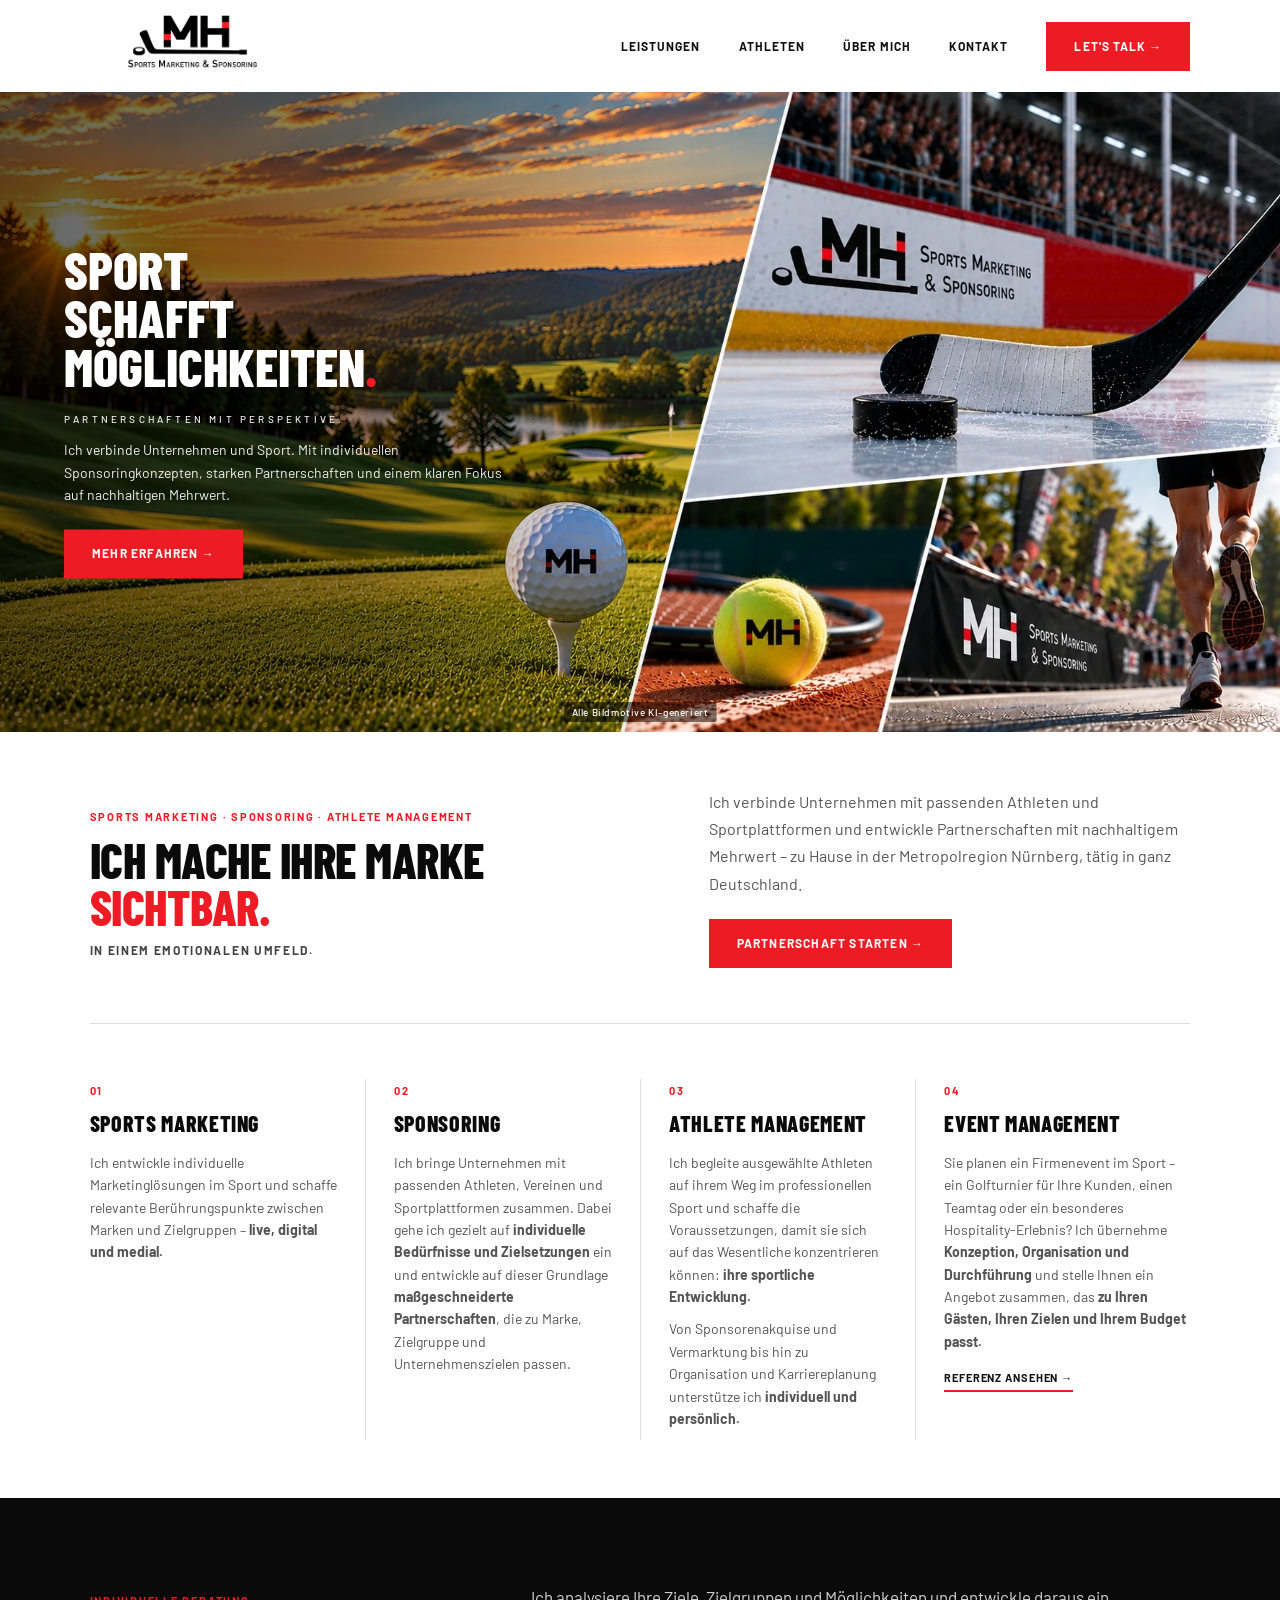
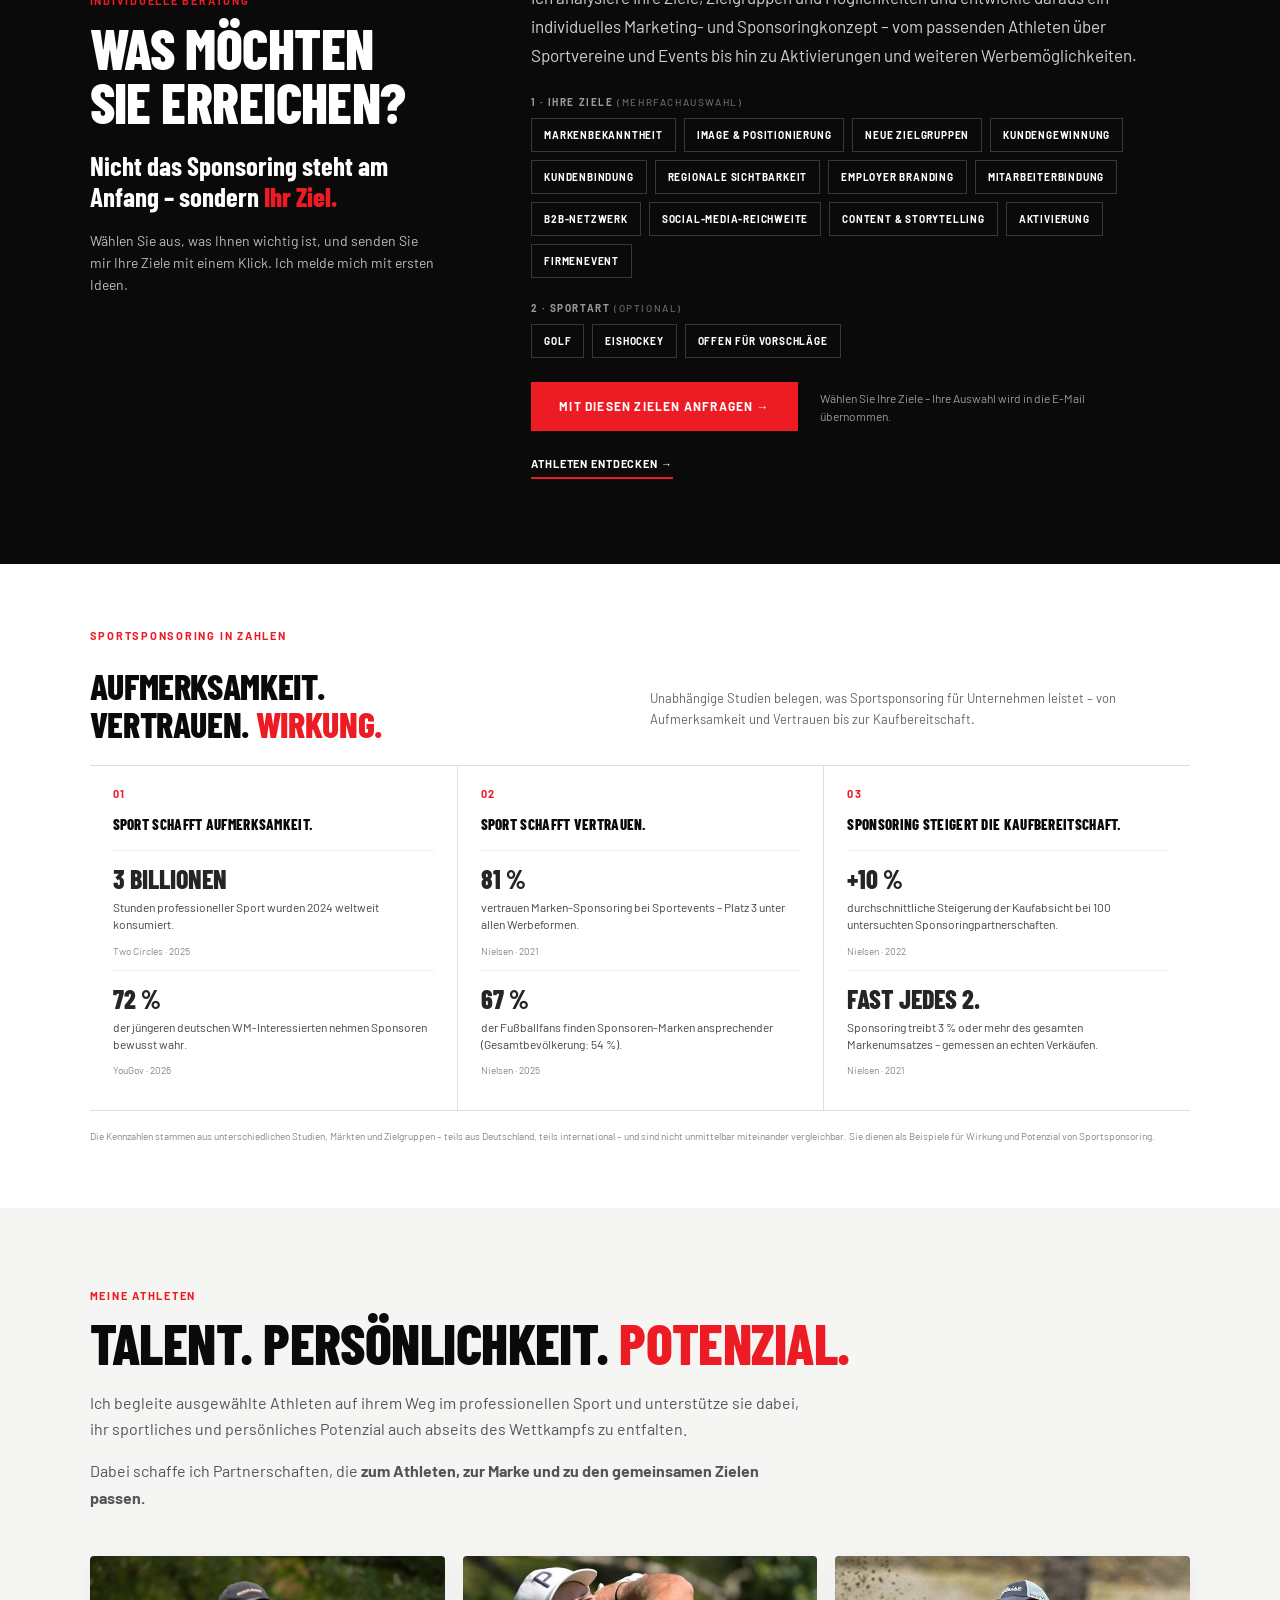
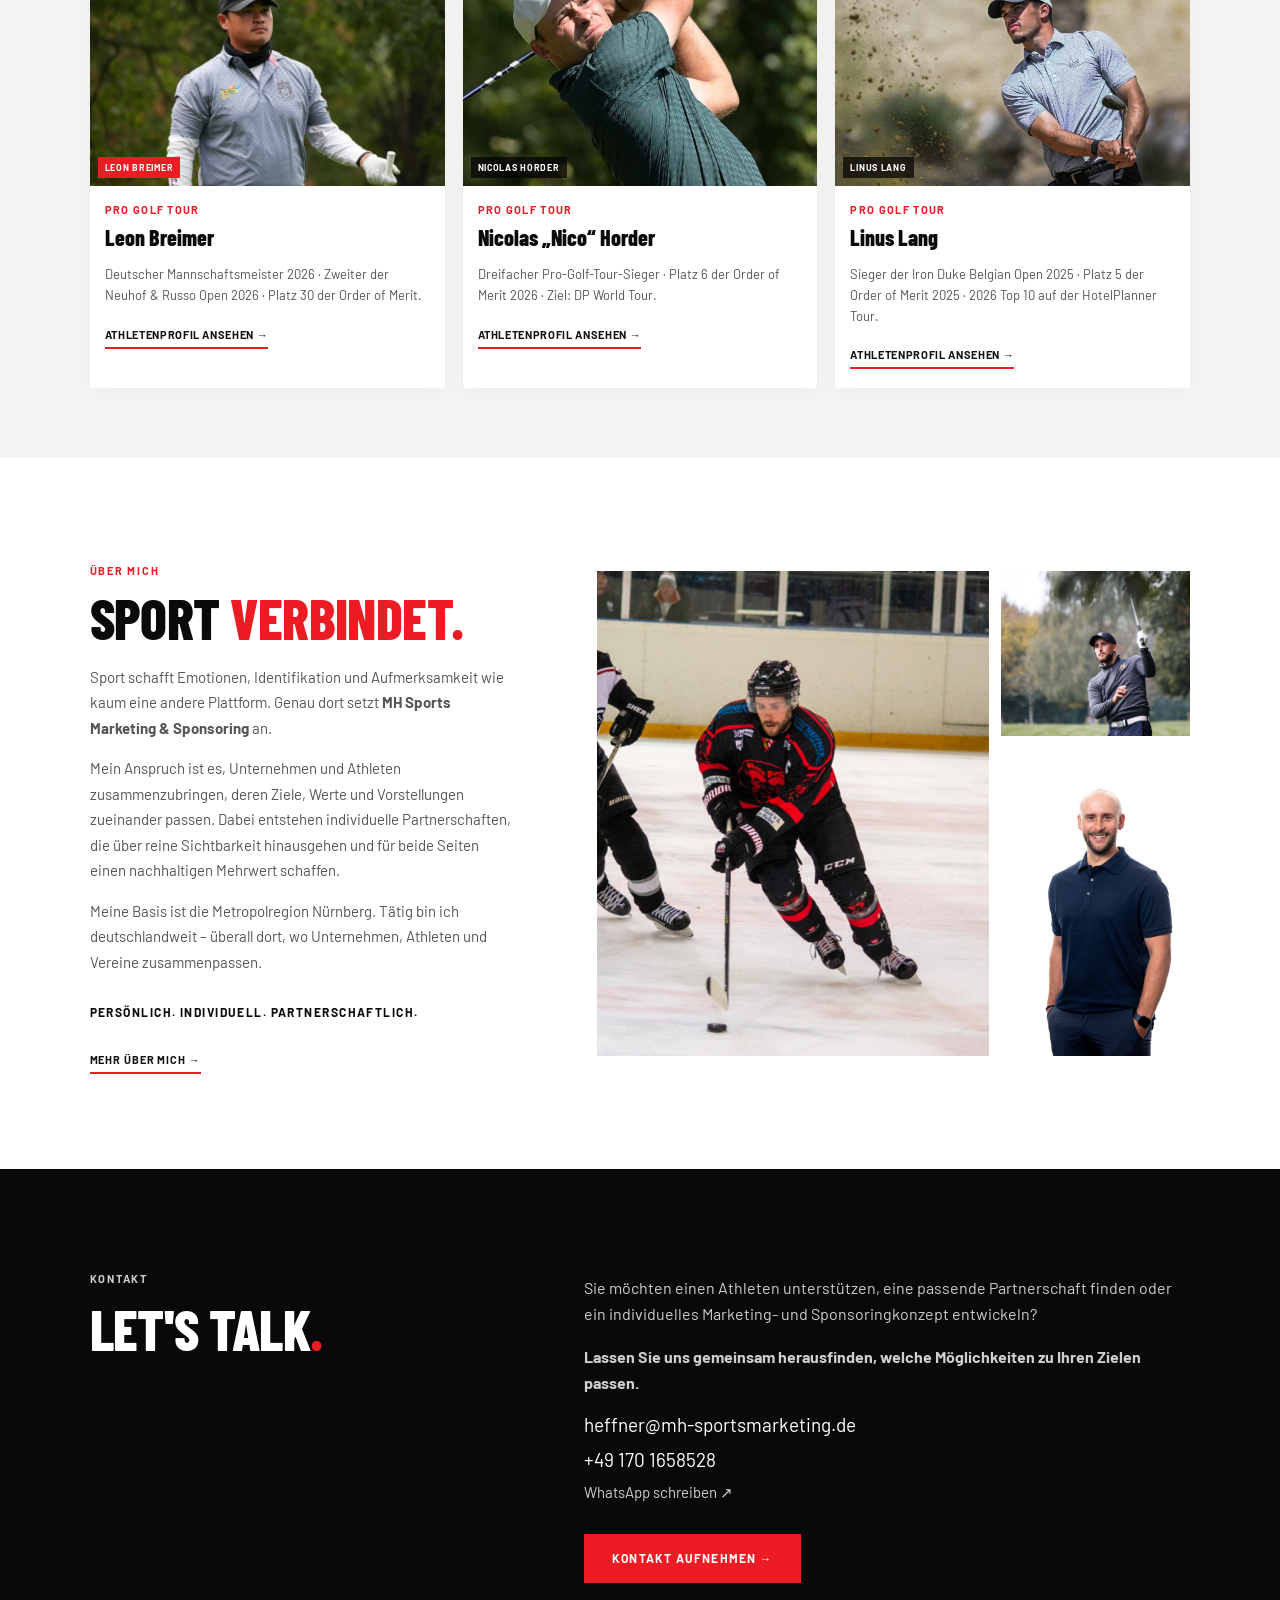
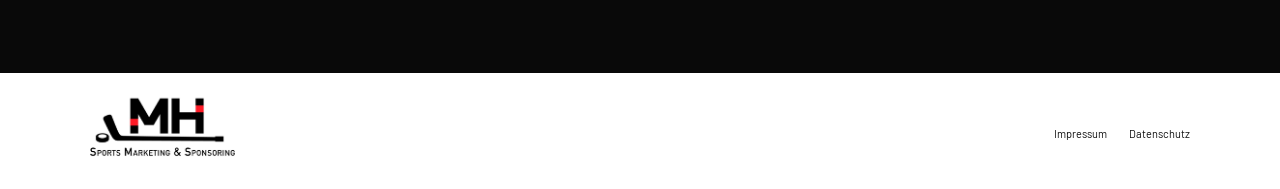
<file: index.html>
<!doctype html>
<html lang="de">
<head>
<meta charset="utf-8">
<meta name="viewport" content="width=device-width,initial-scale=1">
<title>Sportsponsoring &amp; Athletenmanagement | MH Sports – Metropolregion Nürnberg</title>
<meta name="description" content="Sportsponsoring, Sports Marketing und Athletenmanagement aus der Metropolregion Nürnberg – deutschlandweit. Michael Heffner verbindet Unternehmen mit passenden Athleten, Vereinen und Sportplattformen.">
<link rel="canonical" href="https://www.mh-sportsmarketing.de/">
<link rel="icon" href="assets/favicon.svg" type="image/svg+xml">
<link rel="apple-touch-icon" href="assets/mh-logo.jpg">
<meta name="theme-color" content="#ed1b24">
<meta property="og:type" content="website">
<meta property="og:locale" content="de_DE">
<meta property="og:site_name" content="MH Sports Marketing &amp; Sponsoring">
<meta property="og:title" content="Sportsponsoring &amp; Athletenmanagement | MH Sports – Metropolregion Nürnberg">
<meta property="og:description" content="Sportsponsoring, Sports Marketing und Athletenmanagement aus der Metropolregion Nürnberg – deutschlandweit. Michael Heffner verbindet Unternehmen mit passenden Athleten, Vereinen und Sportplattformen.">
<meta property="og:url" content="https://www.mh-sportsmarketing.de/">
<meta property="og:image" content="https://www.mh-sportsmarketing.de/assets/og-image.jpg">
<meta property="og:image:width" content="1200">
<meta property="og:image:height" content="630">
<meta name="twitter:card" content="summary_large_image">
<link rel="preload" href="assets/fonts/barlow-latin-400-normal.woff2" as="font" type="font/woff2" crossorigin>
<link rel="preload" href="assets/fonts/barlow-condensed-latin-800-normal.woff2" as="font" type="font/woff2" crossorigin>
<link rel="stylesheet" href="style.css">
<script type="application/ld+json">
{
 "@context": "https://schema.org",
 "@type": "ProfessionalService",
 "@id": "https://www.mh-sportsmarketing.de/#organisation",
 "name": "MH Sports Marketing & Sponsoring",
 "alternateName": "MH Sports",
 "description": "Agentur für Sportsponsoring, Sports Marketing und Athletenmanagement aus der Metropolregion Nürnberg, deutschlandweit tätig. Verbindet Unternehmen mit passenden Athleten, Vereinen und Sportplattformen.",
 "url": "https://www.mh-sportsmarketing.de/",
 "logo": "https://www.mh-sportsmarketing.de/assets/mh-logo.jpg",
 "image": "https://www.mh-sportsmarketing.de/assets/hero-four-sports.webp",
 "email": "heffner@mh-sportsmarketing.de",
 "telephone": "+49 170 1658528",
 "address": {
  "@type": "PostalAddress",
  "streetAddress": "Brahmsstr. 21",
  "postalCode": "90571",
  "addressLocality": "Schwaig bei Nürnberg",
  "addressRegion": "Bayern",
  "addressCountry": "DE"
 },
 "areaServed": [
  {
   "@type": "Country",
   "name": "Deutschland"
  },
  {
   "@type": "Place",
   "name": "Metropolregion Nürnberg"
  }
 ],
 "founder": {
  "@type": "Person",
  "name": "Michael Heffner",
  "jobTitle": "Inhaber"
 },
 "knowsAbout": [
  "Sportsponsoring",
  "Sports Marketing",
  "Athletenmanagement",
  "Sponsorenakquise",
  "Golf",
  "Eishockey"
 ],
 "makesOffer": [
  {
   "@type": "Offer",
   "itemOffered": {
    "@type": "Service",
    "name": "Sports Marketing"
   }
  },
  {
   "@type": "Offer",
   "itemOffered": {
    "@type": "Service",
    "name": "Sponsoring-Vermittlung und -Konzeption"
   }
  },
  {
   "@type": "Offer",
   "itemOffered": {
    "@type": "Service",
    "name": "Athletenmanagement"
   }
  },
  {
   "@type": "Offer",
   "itemOffered": {
    "@type": "Service",
    "name": "Event Management für Firmenevents im Sport"
   }
  }
 ]
}
</script>
</head>
<body>
<header class="topbar">
 <a href="#top" class="brand"><img src="assets/mh-logo.jpg" alt="MH Sports Marketing &amp; Sponsoring – zur Startseite" width="1194" height="666"></a>
 <nav id="hauptmenue" aria-label="Hauptmenü"><a href="#leistungen">LEISTUNGEN</a><a href="#athleten">ATHLETEN</a><a href="#ueber">ÜBER MICH</a><a href="#kontakt">KONTAKT</a></nav>
 <a class="topcta" href="#kontakt">LET'S TALK →</a>
 <button class="menu-toggle" type="button" aria-expanded="false" aria-controls="hauptmenue" aria-label="Menü öffnen"><span></span><span></span><span></span></button>
</header>
<main id="top">
<section class="hero" aria-label="Sport schafft Möglichkeiten – Golf, Eishockey, Tennis und Laufsport">
 <div class="hero-media"><img class="hero-art" src="assets/hero-four-sports.webp" alt="KI-generierte Bildmotive: Sports-Marketing-Collage mit Golf, Eishockey, Tennis und Laufsport sowie MH Werbeflächen" fetchpriority="high" width="1774" height="887"><span class="ai-note">Alle Bildmotive KI-generiert</span></div>
 <div class="hero-overlay">
  <p class="hero-title">SPORT<br>SCHAFFT<br>MÖGLICHKEITEN<span>.</span></p>
  <p class="hero-claim">PARTNERSCHAFTEN MIT PERSPEKTIVE.</p>
  <p class="hero-copy">Ich verbinde Unternehmen und Sport. Mit individuellen Sponsoringkonzepten, starken Partnerschaften und einem klaren Fokus auf nachhaltigen Mehrwert.</p>
  <a class="cta" href="#leistungen">MEHR ERFAHREN →</a>
 </div>
</section>
<section class="hero-intro wrap" aria-label="MH Sports Marketing und Sponsoring">
 <div><p class="eyebrow">SPORTS MARKETING · SPONSORING · ATHLETE MANAGEMENT</p><h1>ICH MACHE IHRE MARKE <span>SICHTBAR.</span></h1><p class="hero-emotion">IN EINEM EMOTIONALEN UMFELD.</p></div>
 <div><p>Ich verbinde Unternehmen mit passenden Athleten und Sportplattformen und entwickle Partnerschaften mit nachhaltigem Mehrwert – zu Hause in der Metropolregion Nürnberg, tätig in ganz Deutschland.</p><a href="#kontakt" class="cta">PARTNERSCHAFT STARTEN →</a></div>
</section>

<section id="leistungen" class="services wrap">
 <article><b>01</b><h2>SPORTS MARKETING</h2><p>Ich entwickle individuelle Marketinglösungen im Sport und schaffe relevante Berührungspunkte zwischen Marken und Zielgruppen – <strong>live, digital und medial.</strong></p></article>
 <article><b>02</b><h2>SPONSORING</h2><p>Ich bringe Unternehmen mit passenden Athleten, Vereinen und Sportplattformen zusammen. Dabei gehe ich gezielt auf <strong>individuelle Bedürfnisse und Zielsetzungen</strong> ein und entwickle auf dieser Grundlage <strong>maßgeschneiderte Partnerschaften</strong>, die zu Marke, Zielgruppe und Unternehmenszielen passen.</p></article>
 <article><b>03</b><h2>ATHLETE MANAGEMENT</h2><p>Ich begleite ausgewählte Athleten auf ihrem Weg im professionellen Sport und schaffe die Voraussetzungen, damit sie sich auf das Wesentliche konzentrieren können: <strong>ihre sportliche Entwicklung.</strong></p><p>Von Sponsorenakquise und Vermarktung bis hin zu Organisation und Karriereplanung unterstütze ich <strong>individuell und persönlich.</strong></p></article>
 <article><b>04</b><h2>EVENT MANAGEMENT</h2><p>Sie planen ein Firmenevent im Sport – ein Golfturnier für Ihre Kunden, einen Teamtag oder ein besonderes Hospitality-Erlebnis? Ich übernehme <strong>Konzeption, Organisation und Durchführung</strong> und stelle Ihnen ein Angebot zusammen, das <strong>zu Ihren Gästen, Ihren Zielen und Ihrem Budget passt.</strong></p><a class="service-link" href="ice-tigers-charity-golf-cup.html">REFERENZ ANSEHEN →</a></article>
</section>

<section class="goals">
 <div class="wrap goals-grid">
  <div><p class="eyebrow">INDIVIDUELLE BERATUNG</p><h2>WAS MÖCHTEN<br>SIE ERREICHEN?</h2><p class="intro goal-claim">Nicht das Sponsoring steht am Anfang – sondern <strong>Ihr Ziel.</strong></p><p class="intro finder-intro">Wählen Sie aus, was Ihnen wichtig ist, und senden Sie mir Ihre Ziele mit einem Klick. Ich melde mich mit ersten Ideen.</p></div>
  <div class="goal-content"><p>Ich analysiere Ihre Ziele, Zielgruppen und Möglichkeiten und entwickle daraus ein individuelles Marketing- und Sponsoringkonzept – vom passenden Athleten über Sportvereine und Events bis hin zu Aktivierungen und weiteren Werbemöglichkeiten.</p>
   <div class="goal-finder">
    <p class="finder-label">1 · IHRE ZIELE <span>(MEHRFACHAUSWAHL)</span></p>
    <div class="goal-tags" role="group" aria-label="Ihre Ziele"><button type="button" class="goal-tag" aria-pressed="false" data-label="Markenbekanntheit">MARKENBEKANNTHEIT</button><button type="button" class="goal-tag" aria-pressed="false" data-label="Image &amp; Positionierung">IMAGE &amp; POSITIONIERUNG</button><button type="button" class="goal-tag" aria-pressed="false" data-label="Neue Zielgruppen">NEUE ZIELGRUPPEN</button><button type="button" class="goal-tag" aria-pressed="false" data-label="Kundengewinnung">KUNDENGEWINNUNG</button><button type="button" class="goal-tag" aria-pressed="false" data-label="Kundenbindung">KUNDENBINDUNG</button><button type="button" class="goal-tag" aria-pressed="false" data-label="Regionale Sichtbarkeit">REGIONALE SICHTBARKEIT</button><button type="button" class="goal-tag" aria-pressed="false" data-label="Employer Branding">EMPLOYER BRANDING</button><button type="button" class="goal-tag" aria-pressed="false" data-label="Mitarbeiterbindung">MITARBEITERBINDUNG</button><button type="button" class="goal-tag" aria-pressed="false" data-label="B2B-Netzwerk">B2B-NETZWERK</button><button type="button" class="goal-tag" aria-pressed="false" data-label="Social-Media-Reichweite">SOCIAL-MEDIA-REICHWEITE</button><button type="button" class="goal-tag" aria-pressed="false" data-label="Content &amp; Storytelling">CONTENT &amp; STORYTELLING</button><button type="button" class="goal-tag" aria-pressed="false" data-label="Aktivierung">AKTIVIERUNG</button><button type="button" class="goal-tag" aria-pressed="false" data-label="Firmenevent">FIRMENEVENT</button></div>
    <p class="finder-label">2 · SPORTART <span>(OPTIONAL)</span></p>
    <div class="goal-tags sport-tags" role="group" aria-label="Sportart"><button type="button" class="sport-tag" aria-pressed="false" data-label="Golf">GOLF</button><button type="button" class="sport-tag" aria-pressed="false" data-label="Eishockey">EISHOCKEY</button><button type="button" class="sport-tag" aria-pressed="false" data-label="Offen für Vorschläge">OFFEN FÜR VORSCHLÄGE</button></div>
    <div class="finder-send"><a class="cta goal-send" href="mailto:heffner@mh-sportsmarketing.de?subject=Anfrage%20Sponsoring">MIT DIESEN ZIELEN ANFRAGEN →</a><p class="finder-status" aria-live="polite">Wählen Sie Ihre Ziele – Ihre Auswahl wird in die E-Mail übernommen.</p></div>
    <div class="goal-links"><a href="#athleten">ATHLETEN ENTDECKEN →</a></div>
   </div>
  </div>
 </div>
</section>

<section class="evidence wrap">
 <div class="section-head"><p class="eyebrow">SPORTSPONSORING IN ZAHLEN</p><h2>AUFMERKSAMKEIT.<br>VERTRAUEN. <span>WIRKUNG.</span></h2><p>Unabhängige Studien belegen, was Sportsponsoring für Unternehmen leistet – von Aufmerksamkeit und Vertrauen bis zur Kaufbereitschaft.</p></div>
 <div class="evidence-grid">
  <article><div class="n">01</div><h3>SPORT SCHAFFT AUFMERKSAMKEIT.</h3><div class="metric"><strong>3 BILLIONEN</strong><span>Stunden professioneller Sport wurden 2024 weltweit konsumiert.</span><small>Two Circles · 2025</small></div><div class="metric"><strong>72 %</strong><span>der jüngeren deutschen WM-Interessierten nehmen Sponsoren bewusst wahr.</span><small>YouGov · 2026</small></div></article>
  <article><div class="n">02</div><h3>SPORT SCHAFFT VERTRAUEN.</h3><div class="metric"><strong>81 %</strong><span>vertrauen Marken-Sponsoring bei Sportevents – Platz 3 unter allen Werbeformen.</span><small>Nielsen · 2021</small></div><div class="metric"><strong>67 %</strong><span>der Fußballfans finden Sponsoren-Marken ansprechender (Gesamtbevölkerung: 54 %).</span><small>Nielsen · 2025</small></div></article>
  <article><div class="n">03</div><h3>SPONSORING STEIGERT DIE KAUFBEREITSCHAFT.</h3><div class="metric"><strong>+10 %</strong><span>durchschnittliche Steigerung der Kaufabsicht bei 100 untersuchten Sponsoringpartnerschaften.</span><small>Nielsen · 2022</small></div><div class="metric"><strong>FAST JEDES 2.</strong><span>Sponsoring treibt 3 % oder mehr des gesamten Markenumsatzes – gemessen an echten Verkäufen.</span><small>Nielsen · 2021</small></div></article>
 </div>
 <p class="source-note">Die Kennzahlen stammen aus unterschiedlichen Studien, Märkten und Zielgruppen – teils aus Deutschland, teils international – und sind nicht unmittelbar miteinander vergleichbar. Sie dienen als Beispiele für Wirkung und Potenzial von Sportsponsoring.</p>
</section>

<section id="athleten" class="athletes">
 <div class="wrap"><p class="eyebrow">MEINE ATHLETEN</p><h2>TALENT. PERSÖNLICHKEIT. <span>POTENZIAL.</span></h2><p class="lead">Ich begleite ausgewählte Athleten auf ihrem Weg im professionellen Sport und unterstütze sie dabei, ihr sportliches und persönliches Potenzial auch abseits des Wettkampfs zu entfalten.</p><p class="lead">Dabei schaffe ich Partnerschaften, die <strong>zum Athleten, zur Marke und zu den gemeinsamen Zielen passen.</strong></p>
  <div class="athlete-grid">
   <article class="athlete-card athlete-featured"><div class="athlete-photo"><img src="assets/leon-breimer.jpg" alt="Leon Breimer – Originalfoto aus dem Sponsoring-Booklet" loading="lazy" width="1500" height="1000"><span>LEON BREIMER</span></div><div class="athlete-detail"><p class="athlete-sport">PRO GOLF TOUR</p><h3>Leon Breimer</h3><p>Deutscher Mannschaftsmeister 2026 · Zweiter der Neuhof &amp; Russo Open 2026 · Platz 30 der Order of Merit.</p><a href="leon-breimer.html">ATHLETENPROFIL ANSEHEN →</a></div></article>
   <article class="athlete-card"><div class="athlete-photo"><img class="pos-nico" src="assets/nicolas-horder.jpg" alt="Nicolas Horder – Originalaufnahme aus seinem Sponsoring-Booklet 2027" loading="lazy" width="707" height="1071"><span>NICOLAS HORDER</span></div><div class="athlete-detail"><p class="athlete-sport">PRO GOLF TOUR</p><h3>Nicolas „Nico“ Horder</h3><p>Dreifacher Pro-Golf-Tour-Sieger · Platz 6 der Order of Merit 2026 · Ziel: DP World Tour.</p><a href="nicolas-horder.html">ATHLETENPROFIL ANSEHEN →</a></div></article>
   <article class="athlete-card"><div class="athlete-photo"><img class="pos-linus" src="assets/linus-lang.jpg" alt="Linus Lang – Originalaufnahme aus seinem Sponsoring-Booklet 2027" loading="lazy" width="1288" height="960"><span>LINUS LANG</span></div><div class="athlete-detail"><p class="athlete-sport">PRO GOLF TOUR</p><h3>Linus Lang</h3><p>Sieger der Iron Duke Belgian Open 2025 · Platz 5 der Order of Merit 2025 · 2026 Top 10 auf der HotelPlanner Tour.</p><a href="linus-lang.html">ATHLETENPROFIL ANSEHEN →</a></div></article>
  </div>
 </div>
</section>

<section id="ueber" class="about wrap">
 <div class="about-copy"><p class="eyebrow">ÜBER MICH</p><h2>SPORT <span>VERBINDET.</span></h2><p>Sport schafft Emotionen, Identifikation und Aufmerksamkeit wie kaum eine andere Plattform. Genau dort setzt <strong>MH Sports Marketing &amp; Sponsoring</strong> an.</p><p>Mein Anspruch ist es, Unternehmen und Athleten zusammenzubringen, deren Ziele, Werte und Vorstellungen zueinander passen. Dabei entstehen individuelle Partnerschaften, die über reine Sichtbarkeit hinausgehen und für beide Seiten einen nachhaltigen Mehrwert schaffen.</p><p>Meine Basis ist die Metropolregion Nürnberg. Tätig bin ich deutschlandweit – überall dort, wo Unternehmen, Athleten und Vereine zusammenpassen.</p><p class="principles">PERSÖNLICH. INDIVIDUELL. PARTNERSCHAFTLICH.</p><a class="service-link about-link" href="ueber-mich.html">MEHR ÜBER MICH →</a></div>
 <div class="about-images"><img class="hockey-me" src="assets/eishockey-original.jpg" alt="Michael Heffner beim Eishockey – Originalaufnahme" loading="lazy" width="2048" height="1365"><div class="about-small-photos"><img class="golf-me" src="assets/golf-original.jpg" alt="Michael Heffner beim Golf – Originalaufnahme" loading="lazy" width="512" height="341"><img class="portrait-me" src="assets/portrait-mh.jpg" alt="Michael Heffner – Porträt" loading="lazy" width="1536" height="2048"></div></div>
</section>

<section id="kontakt" class="contact"><div class="wrap contact-grid"><div><p class="eyebrow">KONTAKT</p><h2>LET'S TALK<span>.</span></h2></div><div><p>Sie möchten einen Athleten unterstützen, eine passende Partnerschaft finden oder ein individuelles Marketing- und Sponsoringkonzept entwickeln?</p><p><strong>Lassen Sie uns gemeinsam herausfinden, welche Möglichkeiten zu Ihren Zielen passen.</strong></p><a class="contact-mail" href="mailto:heffner@mh-sportsmarketing.de">heffner@mh-sportsmarketing.de</a><a href="tel:+491701658528">+49 170 1658528</a><a class="contact-whatsapp" href="https://wa.me/491701658528" target="_blank" rel="noopener noreferrer">WhatsApp schreiben ↗</a><a class="cta" href="mailto:heffner@mh-sportsmarketing.de">KONTAKT AUFNEHMEN →</a></div></div></section>
</main>
<footer class="wrap"><img src="assets/mh-logo.jpg" alt="MH Sports Marketing &amp; Sponsoring" width="1194" height="666"><div><a href="impressum.html">Impressum</a><a href="datenschutz.html">Datenschutz</a></div></footer>
<script src="script.js"></script>
</body>
</html>
</file>
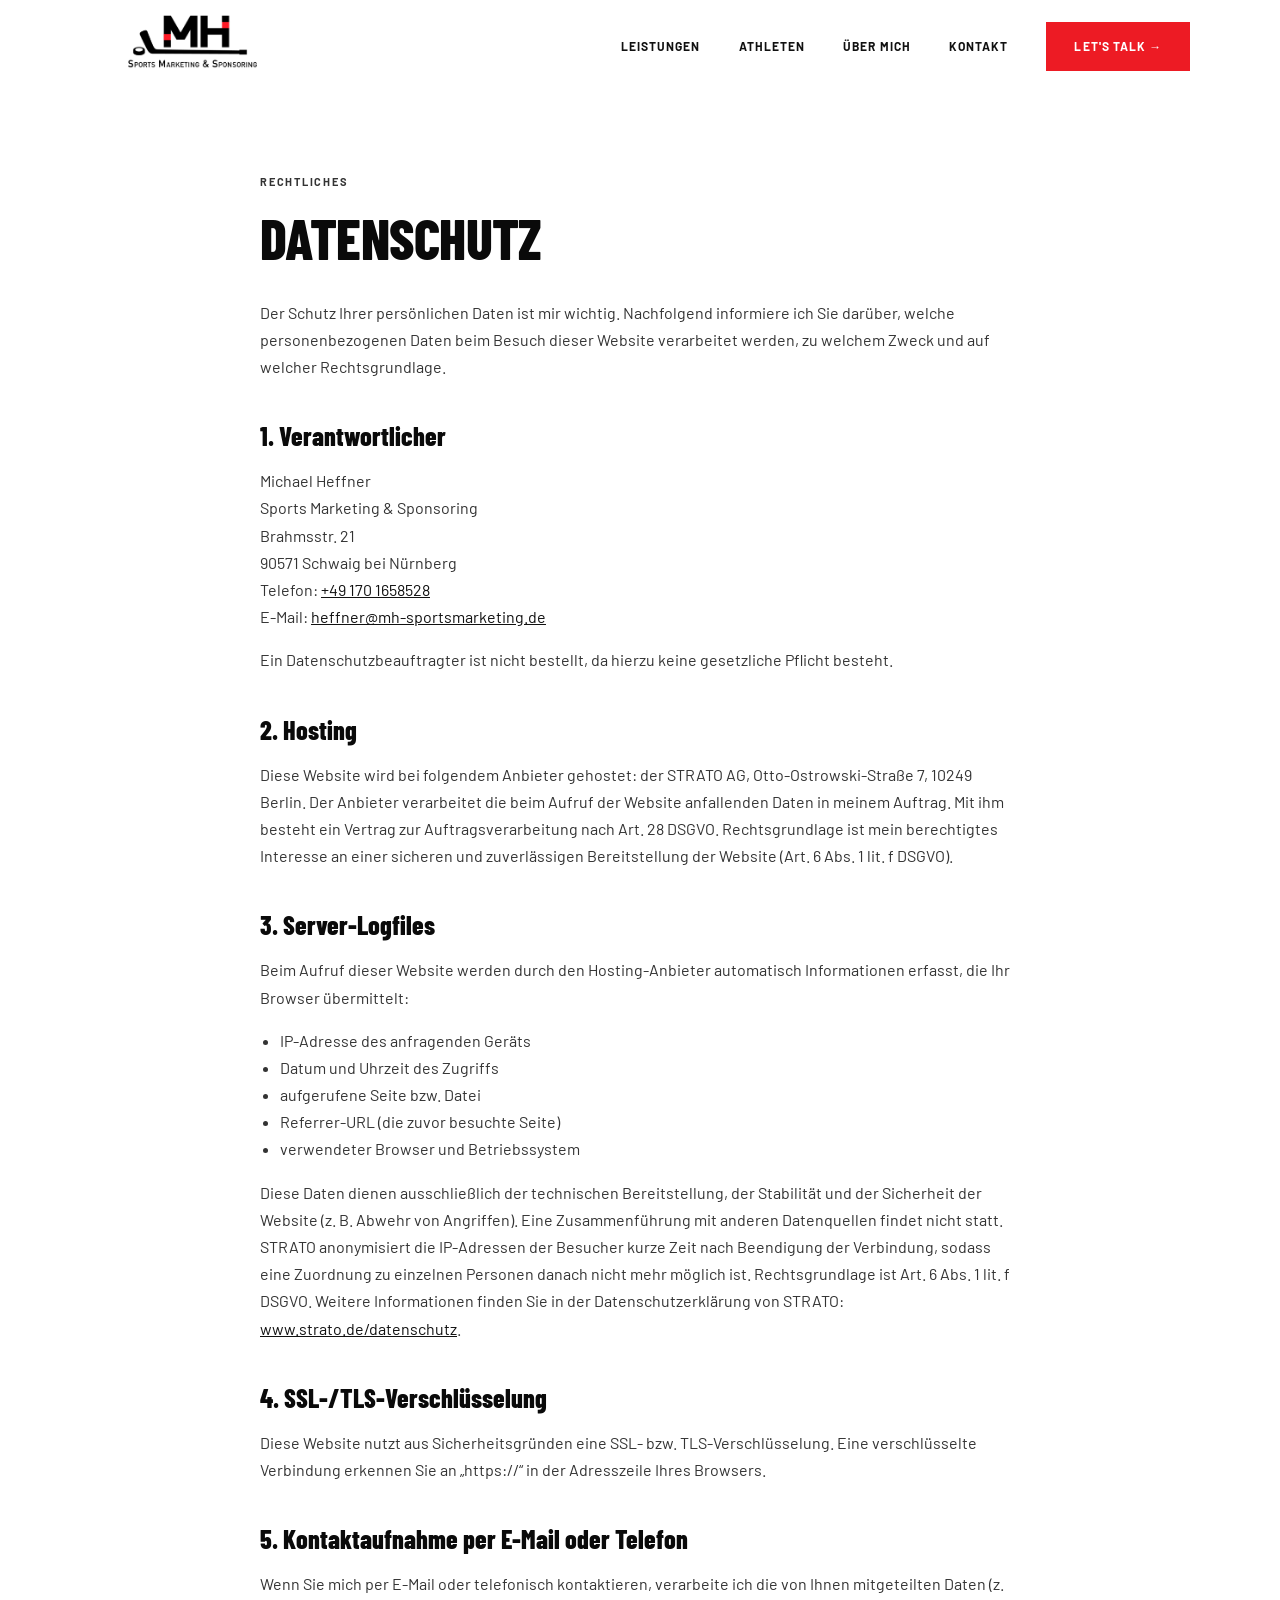
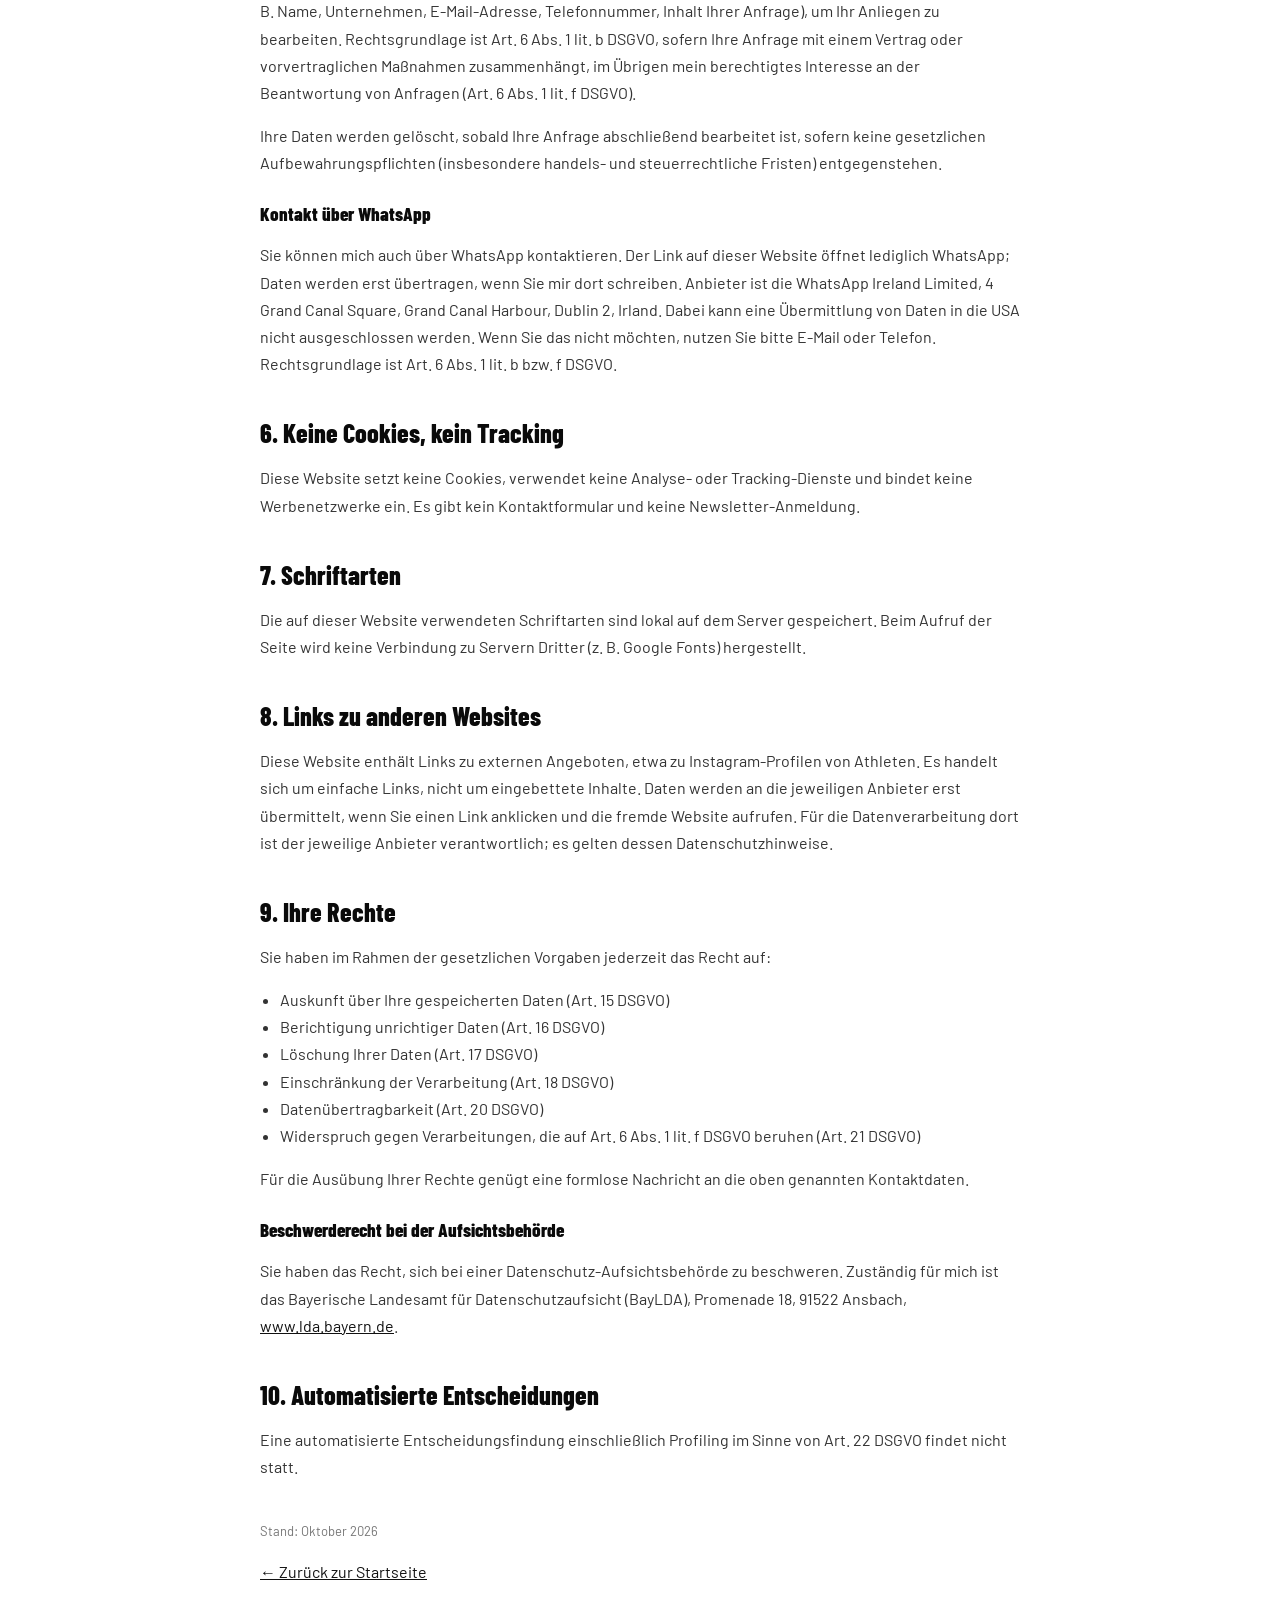
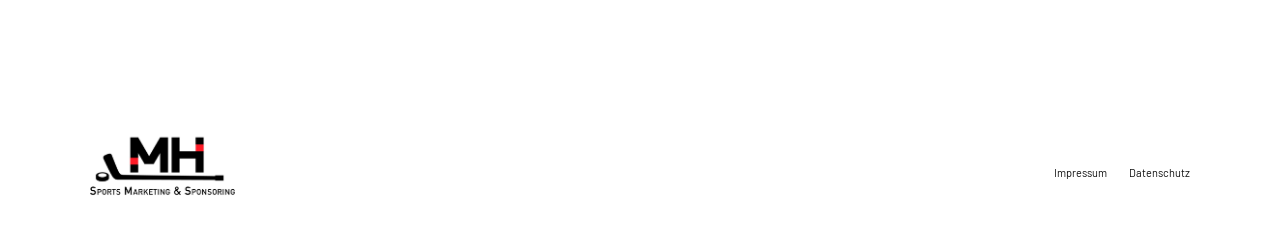
<file: datenschutz.html>
<!doctype html>
<html lang="de">
<head>
<meta charset="utf-8">
<meta name="viewport" content="width=device-width,initial-scale=1">
<title>Datenschutz | MH Sports Marketing &amp; Sponsoring</title>
<meta name="description" content="Datenschutzerklärung von MH Sports Marketing &amp; Sponsoring.">
<link rel="canonical" href="https://www.mh-sportsmarketing.de/datenschutz.html">
<link rel="icon" href="assets/favicon.svg" type="image/svg+xml">
<link rel="apple-touch-icon" href="assets/mh-logo.jpg">
<meta name="theme-color" content="#ed1b24">
<meta property="og:type" content="website">
<meta property="og:locale" content="de_DE">
<meta property="og:site_name" content="MH Sports Marketing &amp; Sponsoring">
<meta property="og:title" content="Datenschutz | MH Sports Marketing &amp; Sponsoring">
<meta property="og:description" content="Datenschutzerklärung von MH Sports Marketing &amp; Sponsoring.">
<meta property="og:url" content="https://www.mh-sportsmarketing.de/datenschutz.html">
<meta property="og:image" content="https://www.mh-sportsmarketing.de/assets/og-image.jpg">
<meta property="og:image:width" content="1200">
<meta property="og:image:height" content="630">
<meta name="twitter:card" content="summary_large_image">
<link rel="preload" href="assets/fonts/barlow-latin-400-normal.woff2" as="font" type="font/woff2" crossorigin>
<link rel="preload" href="assets/fonts/barlow-condensed-latin-800-normal.woff2" as="font" type="font/woff2" crossorigin>
<link rel="stylesheet" href="style.css">
</head>
<body>
<header class="topbar">
 <a href="index.html#top" class="brand"><img src="assets/mh-logo.jpg" alt="MH Sports Marketing &amp; Sponsoring – zur Startseite" width="1194" height="666"></a>
 <nav id="hauptmenue" aria-label="Hauptmenü"><a href="index.html#leistungen">LEISTUNGEN</a><a href="index.html#athleten">ATHLETEN</a><a href="index.html#ueber">ÜBER MICH</a><a href="index.html#kontakt">KONTAKT</a></nav>
 <a class="topcta" href="index.html#kontakt">LET'S TALK →</a>
 <button class="menu-toggle" type="button" aria-expanded="false" aria-controls="hauptmenue" aria-label="Menü öffnen"><span></span><span></span><span></span></button>
</header>
<main class="wrap legal"><p class="eyebrow">RECHTLICHES</p><h1>DATENSCHUTZ</h1>
<p>Der Schutz Ihrer persönlichen Daten ist mir wichtig. Nachfolgend informiere ich Sie darüber, welche personenbezogenen Daten beim Besuch dieser Website verarbeitet werden, zu welchem Zweck und auf welcher Rechtsgrundlage.</p>

<h2>1. Verantwortlicher</h2>
<p>Michael Heffner<br>Sports Marketing &amp; Sponsoring<br>Brahmsstr. 21<br>90571 Schwaig bei Nürnberg<br>Telefon: <a href="tel:+491701658528">+49 170 1658528</a><br>E-Mail: <a href="mailto:heffner@mh-sportsmarketing.de">heffner@mh-sportsmarketing.de</a></p>
<p>Ein Datenschutzbeauftragter ist nicht bestellt, da hierzu keine gesetzliche Pflicht besteht.</p>

<h2>2. Hosting</h2>
<p>Diese Website wird bei folgendem Anbieter gehostet: der STRATO AG, Otto-Ostrowski-Straße 7, 10249 Berlin. Der Anbieter verarbeitet die beim Aufruf der Website anfallenden Daten in meinem Auftrag. Mit ihm besteht ein Vertrag zur Auftragsverarbeitung nach Art. 28 DSGVO. Rechtsgrundlage ist mein berechtigtes Interesse an einer sicheren und zuverlässigen Bereitstellung der Website (Art. 6 Abs. 1 lit. f DSGVO).</p>

<h2>3. Server-Logfiles</h2>
<p>Beim Aufruf dieser Website werden durch den Hosting-Anbieter automatisch Informationen erfasst, die Ihr Browser übermittelt:</p>
<ul><li>IP-Adresse des anfragenden Geräts</li><li>Datum und Uhrzeit des Zugriffs</li><li>aufgerufene Seite bzw. Datei</li><li>Referrer-URL (die zuvor besuchte Seite)</li><li>verwendeter Browser und Betriebssystem</li></ul>
<p>Diese Daten dienen ausschließlich der technischen Bereitstellung, der Stabilität und der Sicherheit der Website (z. B. Abwehr von Angriffen). Eine Zusammenführung mit anderen Datenquellen findet nicht statt. STRATO anonymisiert die IP-Adressen der Besucher kurze Zeit nach Beendigung der Verbindung, sodass eine Zuordnung zu einzelnen Personen danach nicht mehr möglich ist. Rechtsgrundlage ist Art. 6 Abs. 1 lit. f DSGVO. Weitere Informationen finden Sie in der Datenschutzerklärung von STRATO: <a href="https://www.strato.de/datenschutz/" target="_blank" rel="noopener noreferrer">www.strato.de/datenschutz</a>.</p>

<h2>4. SSL-/TLS-Verschlüsselung</h2>
<p>Diese Website nutzt aus Sicherheitsgründen eine SSL- bzw. TLS-Verschlüsselung. Eine verschlüsselte Verbindung erkennen Sie an „https://“ in der Adresszeile Ihres Browsers.</p>

<h2>5. Kontaktaufnahme per E-Mail oder Telefon</h2>
<p>Wenn Sie mich per E-Mail oder telefonisch kontaktieren, verarbeite ich die von Ihnen mitgeteilten Daten (z. B. Name, Unternehmen, E-Mail-Adresse, Telefonnummer, Inhalt Ihrer Anfrage), um Ihr Anliegen zu bearbeiten. Rechtsgrundlage ist Art. 6 Abs. 1 lit. b DSGVO, sofern Ihre Anfrage mit einem Vertrag oder vorvertraglichen Maßnahmen zusammenhängt, im Übrigen mein berechtigtes Interesse an der Beantwortung von Anfragen (Art. 6 Abs. 1 lit. f DSGVO).</p>
<p>Ihre Daten werden gelöscht, sobald Ihre Anfrage abschließend bearbeitet ist, sofern keine gesetzlichen Aufbewahrungspflichten (insbesondere handels- und steuerrechtliche Fristen) entgegenstehen.</p>

<h3>Kontakt über WhatsApp</h3>
<p>Sie können mich auch über WhatsApp kontaktieren. Der Link auf dieser Website öffnet lediglich WhatsApp; Daten werden erst übertragen, wenn Sie mir dort schreiben. Anbieter ist die WhatsApp Ireland Limited, 4 Grand Canal Square, Grand Canal Harbour, Dublin 2, Irland. Dabei kann eine Übermittlung von Daten in die USA nicht ausgeschlossen werden. Wenn Sie das nicht möchten, nutzen Sie bitte E-Mail oder Telefon. Rechtsgrundlage ist Art. 6 Abs. 1 lit. b bzw. f DSGVO.</p>

<h2>6. Keine Cookies, kein Tracking</h2>
<p>Diese Website setzt keine Cookies, verwendet keine Analyse- oder Tracking-Dienste und bindet keine Werbenetzwerke ein. Es gibt kein Kontaktformular und keine Newsletter-Anmeldung.</p>

<h2>7. Schriftarten</h2>
<p>Die auf dieser Website verwendeten Schriftarten sind lokal auf dem Server gespeichert. Beim Aufruf der Seite wird keine Verbindung zu Servern Dritter (z. B. Google Fonts) hergestellt.</p>

<h2>8. Links zu anderen Websites</h2>
<p>Diese Website enthält Links zu externen Angeboten, etwa zu Instagram-Profilen von Athleten. Es handelt sich um einfache Links, nicht um eingebettete Inhalte. Daten werden an die jeweiligen Anbieter erst übermittelt, wenn Sie einen Link anklicken und die fremde Website aufrufen. Für die Datenverarbeitung dort ist der jeweilige Anbieter verantwortlich; es gelten dessen Datenschutzhinweise.</p>

<h2>9. Ihre Rechte</h2>
<p>Sie haben im Rahmen der gesetzlichen Vorgaben jederzeit das Recht auf:</p>
<ul><li>Auskunft über Ihre gespeicherten Daten (Art. 15 DSGVO)</li><li>Berichtigung unrichtiger Daten (Art. 16 DSGVO)</li><li>Löschung Ihrer Daten (Art. 17 DSGVO)</li><li>Einschränkung der Verarbeitung (Art. 18 DSGVO)</li><li>Datenübertragbarkeit (Art. 20 DSGVO)</li><li>Widerspruch gegen Verarbeitungen, die auf Art. 6 Abs. 1 lit. f DSGVO beruhen (Art. 21 DSGVO)</li></ul>
<p>Für die Ausübung Ihrer Rechte genügt eine formlose Nachricht an die oben genannten Kontaktdaten.</p>

<h3>Beschwerderecht bei der Aufsichtsbehörde</h3>
<p>Sie haben das Recht, sich bei einer Datenschutz-Aufsichtsbehörde zu beschweren. Zuständig für mich ist das Bayerische Landesamt für Datenschutzaufsicht (BayLDA), Promenade 18, 91522 Ansbach, <a href="https://www.lda.bayern.de" target="_blank" rel="noopener noreferrer">www.lda.bayern.de</a>.</p>

<h2>10. Automatisierte Entscheidungen</h2>
<p>Eine automatisierte Entscheidungsfindung einschließlich Profiling im Sinne von Art. 22 DSGVO findet nicht statt.</p>

<p style="margin-top:40px;color:#777;font-size:13px">Stand: Oktober 2026</p>
<p><a href="index.html">← Zurück zur Startseite</a></p></main>
<footer class="wrap"><img src="assets/mh-logo.jpg" alt="MH Sports Marketing &amp; Sponsoring" width="1194" height="666"><div><a href="impressum.html">Impressum</a><a href="datenschutz.html">Datenschutz</a></div></footer>
<script src="script.js"></script>
</body>
</html>
</file>
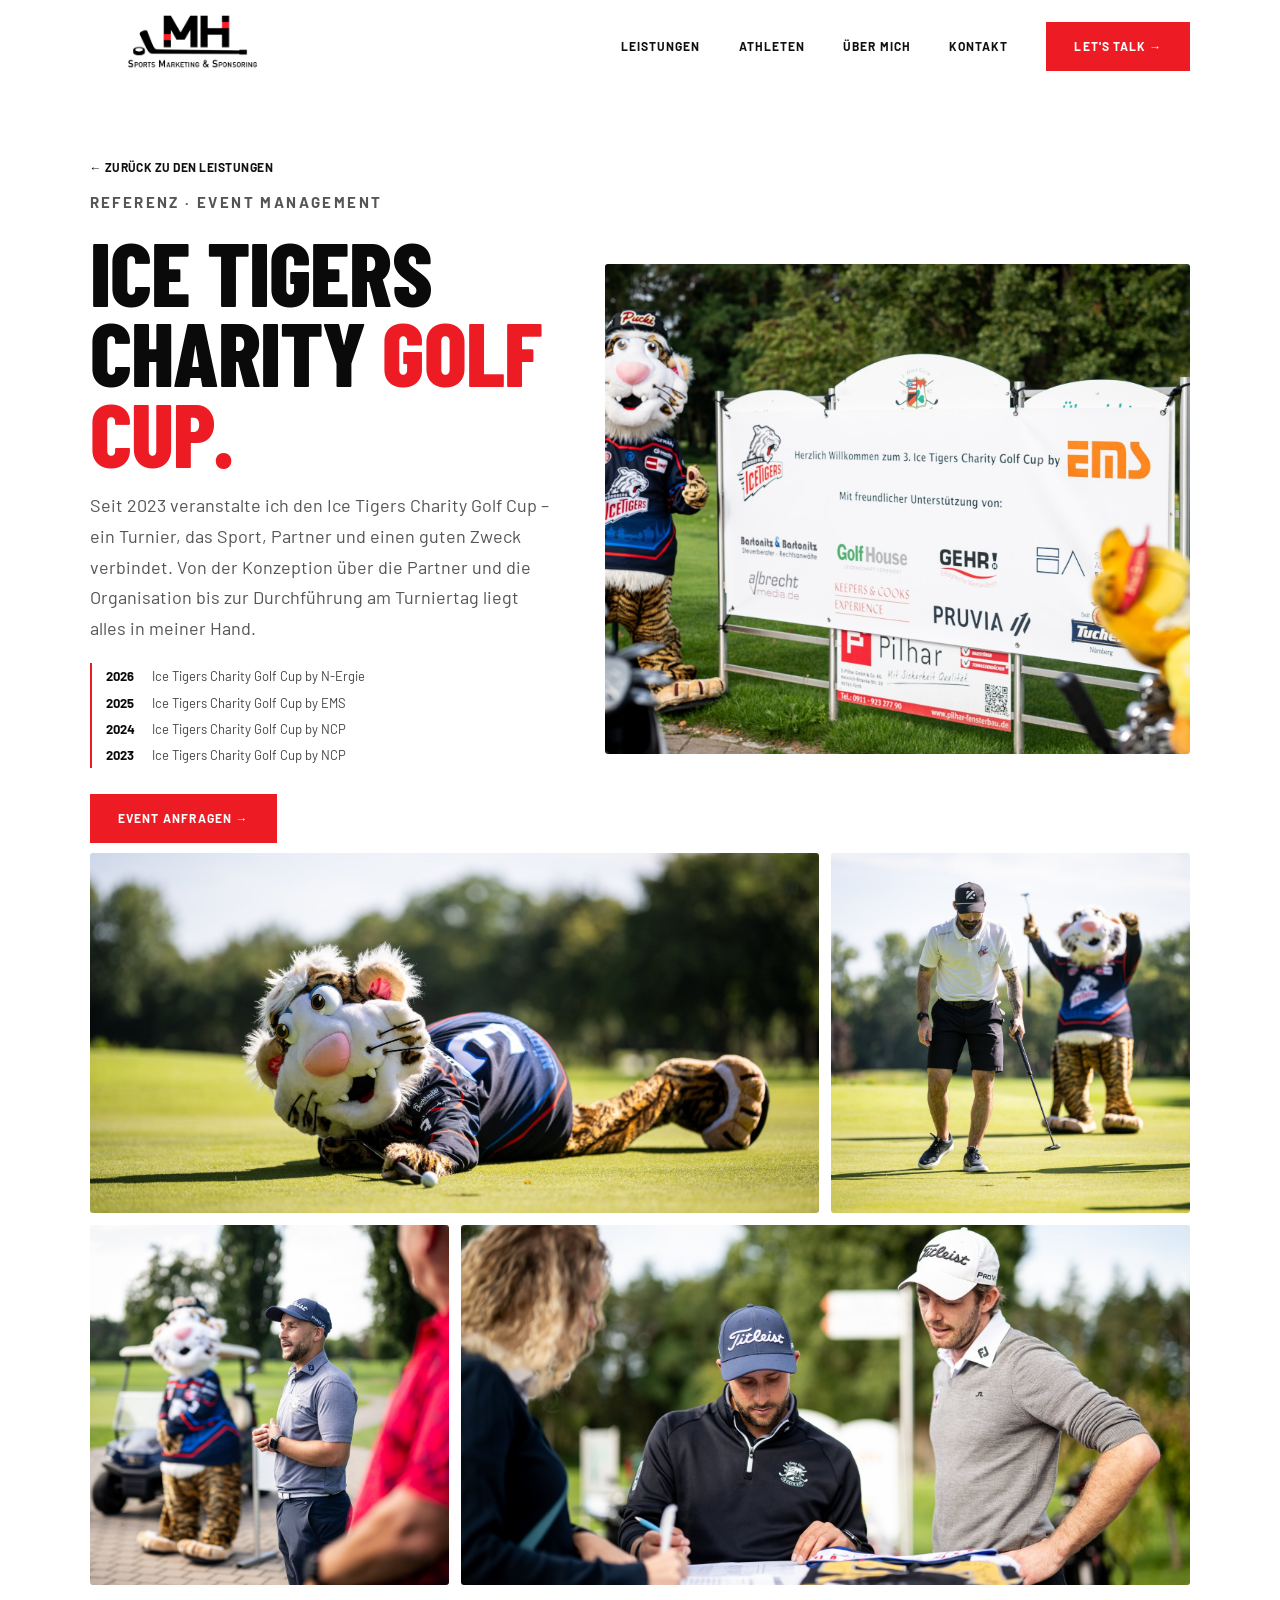
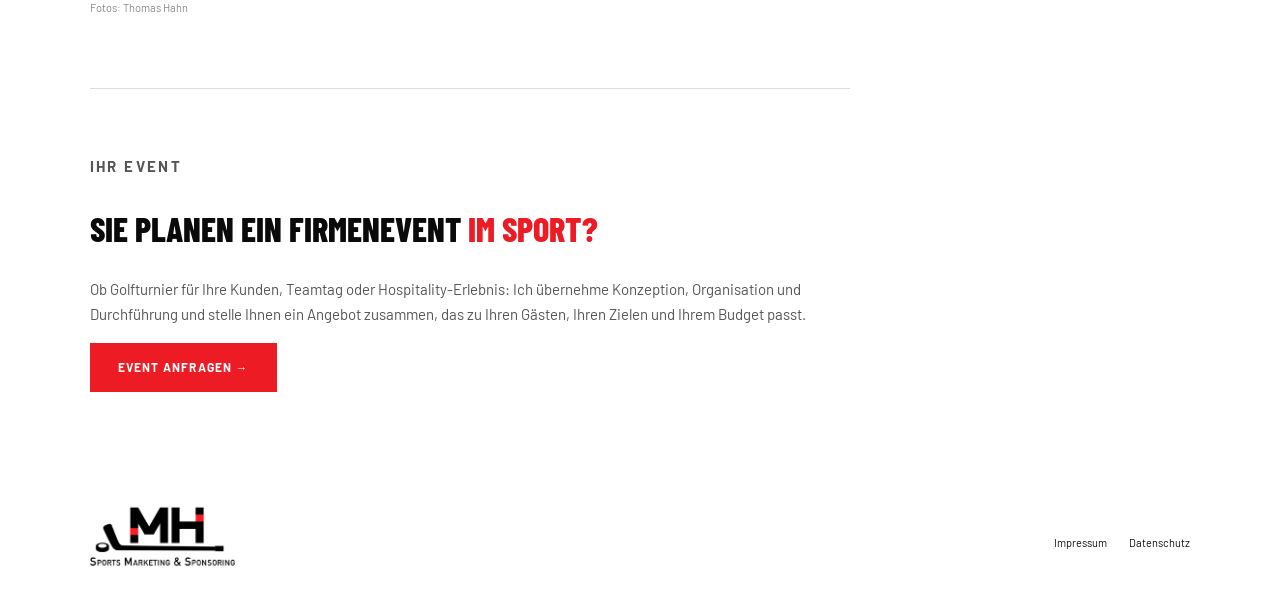
<file: ice-tigers-charity-golf-cup.html>
<!doctype html>
<html lang="de">
<head>
<meta charset="utf-8">
<meta name="viewport" content="width=device-width,initial-scale=1">
<title>Ice Tigers Charity Golf Cup – Referenz Event Management | MH Sports</title>
<meta name="description" content="Referenz: Ice Tigers Charity Golf Cup 2023–2026 – Konzeption, Organisation und Durchführung durch Michael Heffner, MH Sports Marketing &amp; Sponsoring.">
<link rel="canonical" href="https://www.mh-sportsmarketing.de/ice-tigers-charity-golf-cup.html">
<link rel="icon" href="assets/favicon.svg" type="image/svg+xml">
<link rel="apple-touch-icon" href="assets/mh-logo.jpg">
<meta name="theme-color" content="#ed1b24">
<meta property="og:type" content="website">
<meta property="og:locale" content="de_DE">
<meta property="og:site_name" content="MH Sports Marketing &amp; Sponsoring">
<meta property="og:title" content="Ice Tigers Charity Golf Cup – Referenz Event Management | MH Sports">
<meta property="og:description" content="Referenz: Ice Tigers Charity Golf Cup 2023–2026 – Konzeption, Organisation und Durchführung durch Michael Heffner, MH Sports Marketing &amp; Sponsoring.">
<meta property="og:url" content="https://www.mh-sportsmarketing.de/ice-tigers-charity-golf-cup.html">
<meta property="og:image" content="https://www.mh-sportsmarketing.de/assets/og-image.jpg">
<meta property="og:image:width" content="1200">
<meta property="og:image:height" content="630">
<meta name="twitter:card" content="summary_large_image">
<link rel="preload" href="assets/fonts/barlow-latin-400-normal.woff2" as="font" type="font/woff2" crossorigin>
<link rel="preload" href="assets/fonts/barlow-condensed-latin-800-normal.woff2" as="font" type="font/woff2" crossorigin>
<link rel="stylesheet" href="style.css">
<script type="application/ld+json">
{
 "@context": "https://schema.org",
 "@type": "EventSeries",
 "name": "Ice Tigers Charity Golf Cup",
 "description": "Charity-Golfturnier der Nürnberg Ice Tigers, seit 2023 veranstaltet von Michael Heffner.",
 "organizer": {
  "@type": "Person",
  "name": "Michael Heffner",
  "url": "https://www.mh-sportsmarketing.de/"
 },
 "image": "https://www.mh-sportsmarketing.de/assets/golfcup-banner.jpg",
 "url": "https://www.mh-sportsmarketing.de/ice-tigers-charity-golf-cup.html"
}
</script>
</head>
<body>
<header class="topbar">
 <a href="index.html#top" class="brand"><img src="assets/mh-logo.jpg" alt="MH Sports Marketing &amp; Sponsoring – zur Startseite" width="1194" height="666"></a>
 <nav id="hauptmenue" aria-label="Hauptmenü"><a href="index.html#leistungen">LEISTUNGEN</a><a href="index.html#athleten">ATHLETEN</a><a href="index.html#ueber">ÜBER MICH</a><a href="index.html#kontakt">KONTAKT</a></nav>
 <a class="topcta" href="index.html#kontakt">LET'S TALK →</a>
 <button class="menu-toggle" type="button" aria-expanded="false" aria-controls="hauptmenue" aria-label="Menü öffnen"><span></span><span></span><span></span></button>
</header>
<main class="profile reference wrap"><a class="back-link" href="index.html#leistungen">← ZURÜCK ZU DEN LEISTUNGEN</a>
<section class="profile-top"><div><p class="eyebrow">REFERENZ · EVENT MANAGEMENT</p><h1>ICE TIGERS<br>CHARITY <span>GOLF CUP.</span></h1><p class="intro">Seit 2023 veranstalte ich den Ice Tigers Charity Golf Cup – ein Turnier, das Sport, Partner und einen guten Zweck verbindet. Von der Konzeption über die Partner und die Organisation bis zur Durchführung am Turniertag liegt alles in meiner Hand.</p><ul class="cup-years"><li><span>2026</span>Ice Tigers Charity Golf Cup by N-Ergie</li><li><span>2025</span>Ice Tigers Charity Golf Cup by EMS</li><li><span>2024</span>Ice Tigers Charity Golf Cup by NCP</li><li><span>2023</span>Ice Tigers Charity Golf Cup by NCP</li></ul><a class="cta" href="mailto:heffner@mh-sportsmarketing.de?subject=Anfrage%20Firmenevent">EVENT ANFRAGEN →</a></div><img src="assets/golfcup-banner.jpg" alt="Willkommens-Banner des 3. Ice Tigers Charity Golf Cup by EMS mit Partnerlogos und Ice-Tigers-Maskottchen" width="2000" height="1333"></section>
<section class="ref-gallery" aria-label="Eindrücke vom Turnier">
 <figure class="wide"><img src="assets/golfcup-maskottchen.jpg" alt="Das Ice-Tigers-Maskottchen liest auf dem Grün die Puttlinie" loading="lazy" width="2000" height="1333"></figure>
 <figure><img src="assets/golfcup-putt.jpg" alt="Spieler auf dem Grün, im Hintergrund jubelt das Ice-Tigers-Maskottchen" loading="lazy" width="2000" height="2000"></figure>
 <figure><img src="assets/golfcup-begruessung.jpg" alt="Begrüßung der Teilnehmer vor dem Start, daneben das Maskottchen" loading="lazy" width="2000" height="2000"></figure>
 <figure class="wide"><img src="assets/golfcup-scorekarte.jpg" alt="Teilnehmer beim Ausfüllen der Scorekarten am Stehtisch" loading="lazy" width="2000" height="1333"></figure>
 <p class="photo-credit">Fotos: Thomas Hahn</p>
</section>
<section class="ref-cta"><p class="eyebrow">IHR EVENT</p><h2>SIE PLANEN EIN FIRMENEVENT <span>IM SPORT?</span></h2><p>Ob Golfturnier für Ihre Kunden, Teamtag oder Hospitality-Erlebnis: Ich übernehme Konzeption, Organisation und Durchführung und stelle Ihnen ein Angebot zusammen, das zu Ihren Gästen, Ihren Zielen und Ihrem Budget passt.</p><a class="cta" href="mailto:heffner@mh-sportsmarketing.de?subject=Anfrage%20Firmenevent">EVENT ANFRAGEN →</a></section>
</main>
<footer class="wrap"><img src="assets/mh-logo.jpg" alt="MH Sports Marketing &amp; Sponsoring" width="1194" height="666"><div><a href="impressum.html">Impressum</a><a href="datenschutz.html">Datenschutz</a></div></footer>
<script src="script.js"></script>
</body>
</html>
</file>
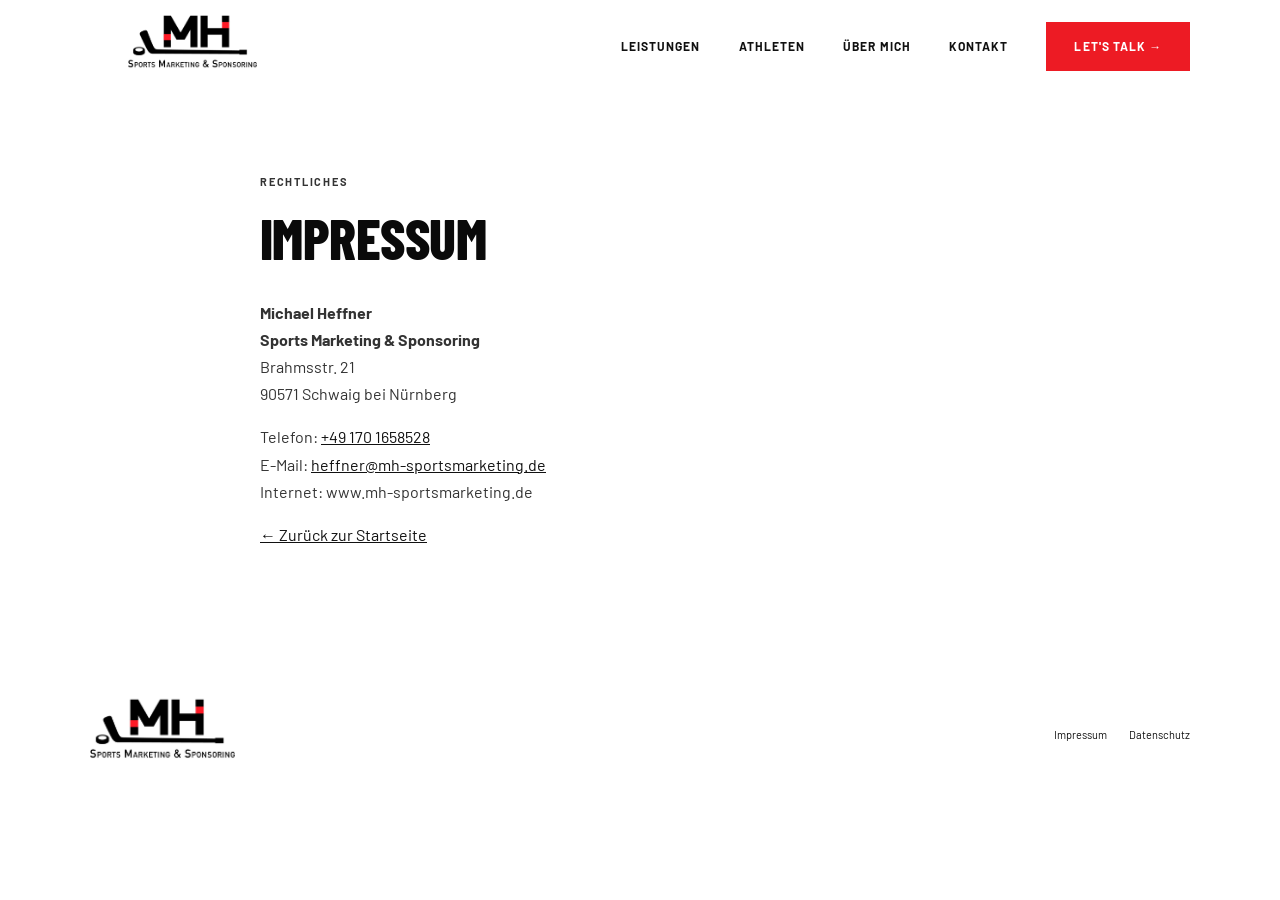
<file: impressum.html>
<!doctype html>
<html lang="de">
<head>
<meta charset="utf-8">
<meta name="viewport" content="width=device-width,initial-scale=1">
<title>Impressum | MH Sports Marketing &amp; Sponsoring</title>
<meta name="description" content="Impressum von MH Sports Marketing &amp; Sponsoring, Michael Heffner, Schwaig bei Nürnberg.">
<link rel="canonical" href="https://www.mh-sportsmarketing.de/impressum.html">
<link rel="icon" href="assets/favicon.svg" type="image/svg+xml">
<link rel="apple-touch-icon" href="assets/mh-logo.jpg">
<meta name="theme-color" content="#ed1b24">
<meta property="og:type" content="website">
<meta property="og:locale" content="de_DE">
<meta property="og:site_name" content="MH Sports Marketing &amp; Sponsoring">
<meta property="og:title" content="Impressum | MH Sports Marketing &amp; Sponsoring">
<meta property="og:description" content="Impressum von MH Sports Marketing &amp; Sponsoring, Michael Heffner, Schwaig bei Nürnberg.">
<meta property="og:url" content="https://www.mh-sportsmarketing.de/impressum.html">
<meta property="og:image" content="https://www.mh-sportsmarketing.de/assets/og-image.jpg">
<meta property="og:image:width" content="1200">
<meta property="og:image:height" content="630">
<meta name="twitter:card" content="summary_large_image">
<link rel="preload" href="assets/fonts/barlow-latin-400-normal.woff2" as="font" type="font/woff2" crossorigin>
<link rel="preload" href="assets/fonts/barlow-condensed-latin-800-normal.woff2" as="font" type="font/woff2" crossorigin>
<link rel="stylesheet" href="style.css">
</head>
<body>
<header class="topbar">
 <a href="index.html#top" class="brand"><img src="assets/mh-logo.jpg" alt="MH Sports Marketing &amp; Sponsoring – zur Startseite" width="1194" height="666"></a>
 <nav id="hauptmenue" aria-label="Hauptmenü"><a href="index.html#leistungen">LEISTUNGEN</a><a href="index.html#athleten">ATHLETEN</a><a href="index.html#ueber">ÜBER MICH</a><a href="index.html#kontakt">KONTAKT</a></nav>
 <a class="topcta" href="index.html#kontakt">LET'S TALK →</a>
 <button class="menu-toggle" type="button" aria-expanded="false" aria-controls="hauptmenue" aria-label="Menü öffnen"><span></span><span></span><span></span></button>
</header>
<main class="wrap legal"><p class="eyebrow">RECHTLICHES</p><h1>IMPRESSUM</h1><p><strong>Michael Heffner<br>Sports Marketing &amp; Sponsoring</strong><br>Brahmsstr. 21<br>90571 Schwaig bei Nürnberg</p><p>Telefon: <a href="tel:+491701658528">+49 170 1658528</a><br>E-Mail: <a href="mailto:heffner@mh-sportsmarketing.de">heffner@mh-sportsmarketing.de</a><br>Internet: www.mh-sportsmarketing.de</p>
<!-- TODO vor Livegang: USt-IdNr. ergänzen, falls vorhanden -->
<p><a href="index.html">← Zurück zur Startseite</a></p></main>
<footer class="wrap"><img src="assets/mh-logo.jpg" alt="MH Sports Marketing &amp; Sponsoring" width="1194" height="666"><div><a href="impressum.html">Impressum</a><a href="datenschutz.html">Datenschutz</a></div></footer>
<script src="script.js"></script>
</body>
</html>
</file>
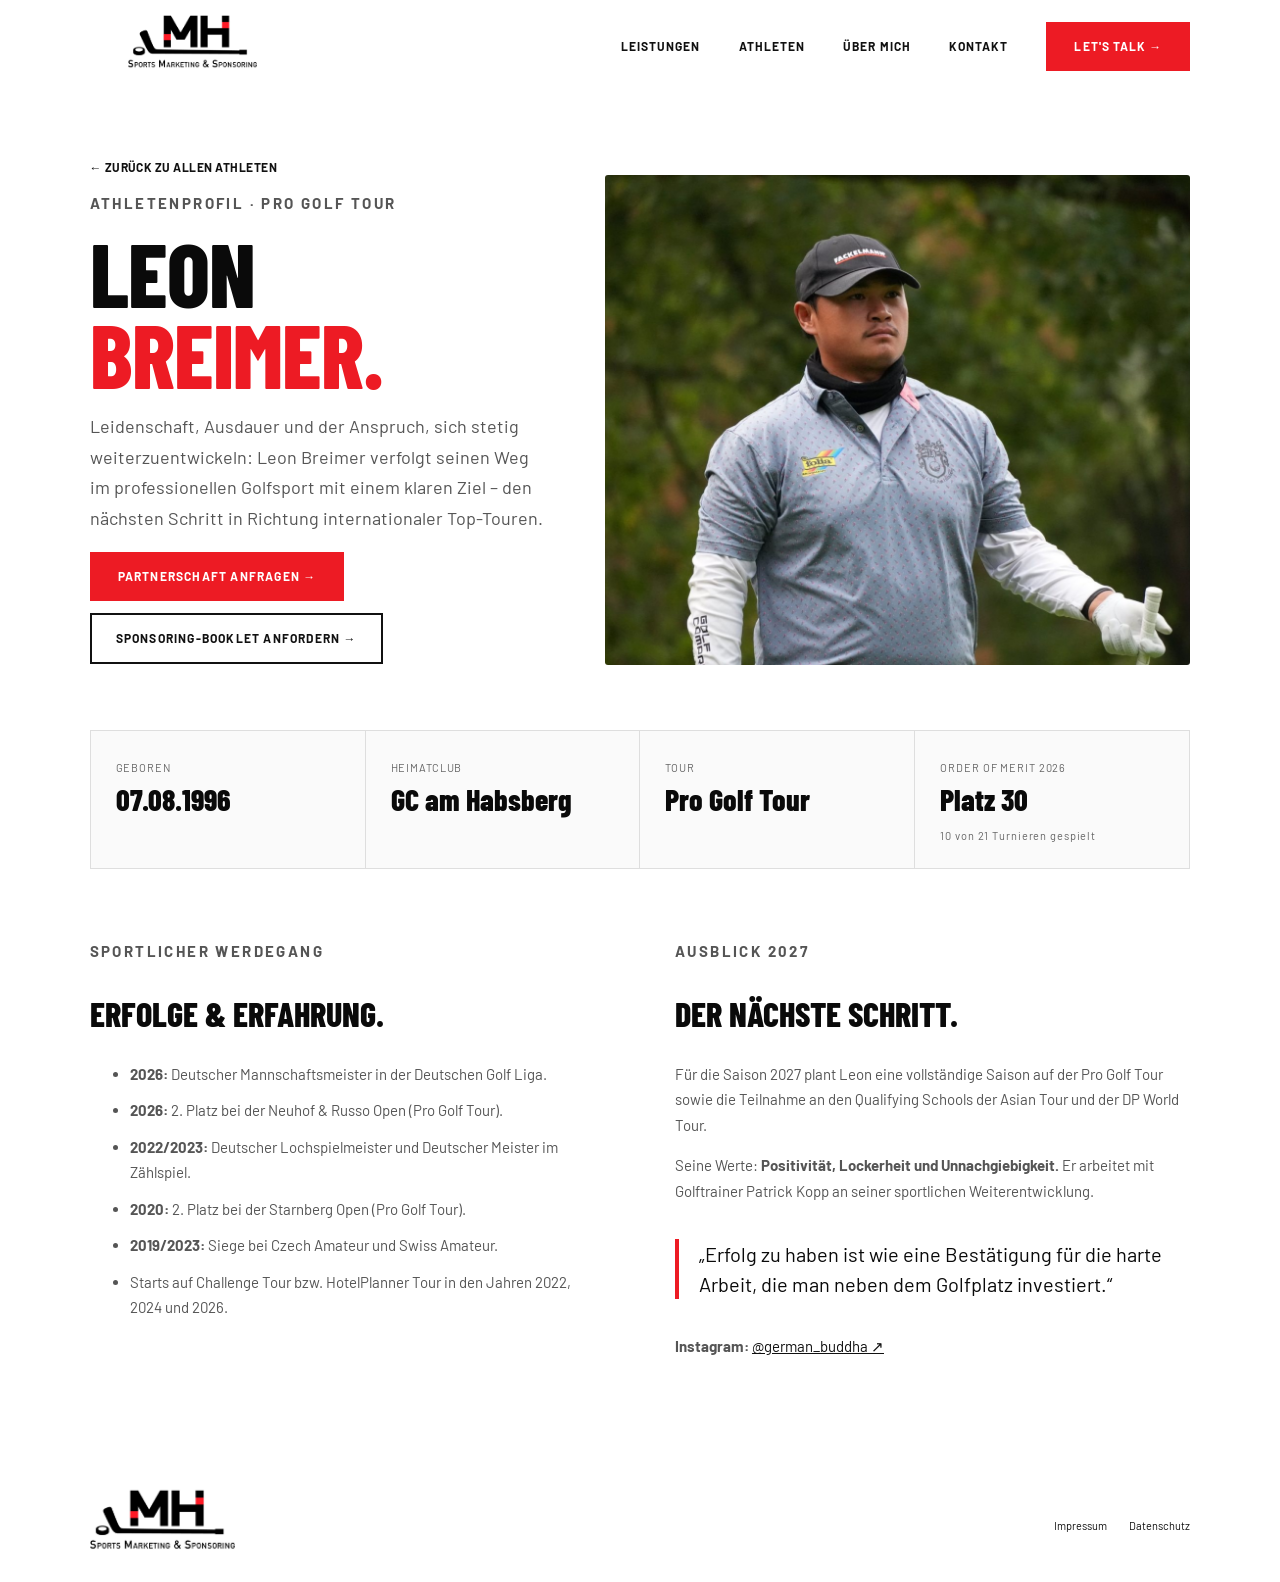
<file: leon-breimer.html>
<!doctype html>
<html lang="de">
<head>
<meta charset="utf-8">
<meta name="viewport" content="width=device-width,initial-scale=1">
<title>Leon Breimer – Profigolfer, Pro Golf Tour | MH Sports</title>
<meta name="description" content="Leon Breimer – Pro Golf Tour, sportlicher Werdegang, Erfolge und Ziele für die Saison 2027.">
<link rel="canonical" href="https://www.mh-sportsmarketing.de/leon-breimer.html">
<link rel="icon" href="assets/favicon.svg" type="image/svg+xml">
<link rel="apple-touch-icon" href="assets/mh-logo.jpg">
<meta name="theme-color" content="#ed1b24">
<meta property="og:type" content="profile">
<meta property="og:locale" content="de_DE">
<meta property="og:site_name" content="MH Sports Marketing &amp; Sponsoring">
<meta property="og:title" content="Leon Breimer – Profigolfer, Pro Golf Tour | MH Sports">
<meta property="og:description" content="Leon Breimer – Pro Golf Tour, sportlicher Werdegang, Erfolge und Ziele für die Saison 2027.">
<meta property="og:url" content="https://www.mh-sportsmarketing.de/leon-breimer.html">
<meta property="og:image" content="https://www.mh-sportsmarketing.de/assets/leon-breimer.jpg">
<meta name="twitter:card" content="summary_large_image">
<link rel="preload" href="assets/fonts/barlow-latin-400-normal.woff2" as="font" type="font/woff2" crossorigin>
<link rel="preload" href="assets/fonts/barlow-condensed-latin-800-normal.woff2" as="font" type="font/woff2" crossorigin>
<link rel="stylesheet" href="style.css">
<script type="application/ld+json">
{
 "@context": "https://schema.org",
 "@type": "ProfilePage",
 "mainEntity": {
  "@type": "Person",
  "name": "Leon Breimer",
  "birthDate": "1996-08-07",
  "jobTitle": "Profigolfer",
  "image": "https://www.mh-sportsmarketing.de/assets/leon-breimer.jpg",
  "sameAs": [
   "https://www.instagram.com/german_buddha/"
  ],
  "memberOf": {
   "@type": "SportsOrganization",
   "name": "GC am Habsberg"
  }
 },
 "url": "https://www.mh-sportsmarketing.de/leon-breimer.html"
}
</script>
</head>
<body>
<header class="topbar">
 <a href="index.html#top" class="brand"><img src="assets/mh-logo.jpg" alt="MH Sports Marketing &amp; Sponsoring – zur Startseite" width="1194" height="666"></a>
 <nav id="hauptmenue" aria-label="Hauptmenü"><a href="index.html#leistungen">LEISTUNGEN</a><a href="index.html#athleten">ATHLETEN</a><a href="index.html#ueber">ÜBER MICH</a><a href="index.html#kontakt">KONTAKT</a></nav>
 <a class="topcta" href="index.html#kontakt">LET'S TALK →</a>
 <button class="menu-toggle" type="button" aria-expanded="false" aria-controls="hauptmenue" aria-label="Menü öffnen"><span></span><span></span><span></span></button>
</header>
<main class="profile wrap"><a class="back-link" href="index.html#athleten">← ZURÜCK ZU ALLEN ATHLETEN</a>
<section class="profile-top"><div><p class="eyebrow">ATHLETENPROFIL · PRO GOLF TOUR</p><h1>LEON<br><span>BREIMER.</span></h1><p class="intro">Leidenschaft, Ausdauer und der Anspruch, sich stetig weiterzuentwickeln: Leon Breimer verfolgt seinen Weg im professionellen Golfsport mit einem klaren Ziel – den nächsten Schritt in Richtung internationaler Top-Touren.</p><div class="profile-ctas"><a class="cta" href="index.html#kontakt">PARTNERSCHAFT ANFRAGEN →</a><a class="cta-secondary" href="mailto:heffner@mh-sportsmarketing.de?subject=Sponsoring-Booklet%20Leon%20Breimer%20anfordern&body=Hallo%20Herr%20Heffner%2C%0A%0Abitte%20senden%20Sie%20mir%20das%20Sponsoring-Booklet%20von%20Leon%20Breimer%20zu.%0A%0AUnternehmen%3A%0AAnsprechpartner%3A%0ATelefon%3A%0A%0AViele%20Gr%C3%BC%C3%9Fe">SPONSORING-BOOKLET ANFORDERN →</a></div></div><img src="assets/leon-breimer.jpg" alt="Leon Breimer bei einem Golfturnier – Originalaufnahme aus seinem Sponsoring-Booklet" width="1500" height="1000"></section>
<div class="profile-facts"><div><small>GEBOREN</small><strong>07.08.1996</strong></div><div><small>HEIMATCLUB</small><strong>GC am Habsberg</strong></div><div><small>TOUR</small><strong>Pro Golf Tour</strong></div><div><small>ORDER OF MERIT 2026</small><strong>Platz 30</strong><small>10 von 21 Turnieren gespielt</small></div></div>
<div class="profile-cols"><section><p class="eyebrow">SPORTLICHER WERDEGANG</p><h2>ERFOLGE &amp; ERFAHRUNG.</h2><ul><li><strong>2026:</strong> Deutscher Mannschaftsmeister in der Deutschen Golf Liga.</li><li><strong>2026:</strong> 2. Platz bei der Neuhof &amp; Russo Open (Pro Golf Tour).</li><li><strong>2022/2023:</strong> Deutscher Lochspielmeister und Deutscher Meister im Zählspiel.</li><li><strong>2020:</strong> 2. Platz bei der Starnberg Open (Pro Golf Tour).</li><li><strong>2019/2023:</strong> Siege bei Czech Amateur und Swiss Amateur.</li><li>Starts auf Challenge Tour bzw. HotelPlanner Tour in den Jahren 2022, 2024 und 2026.</li></ul></section><section><p class="eyebrow">AUSBLICK 2027</p><h2>DER NÄCHSTE SCHRITT.</h2><p>Für die Saison 2027 plant Leon eine vollständige Saison auf der Pro Golf Tour sowie die Teilnahme an den Qualifying Schools der Asian Tour und der DP World Tour.</p><p>Seine Werte: <strong>Positivität, Lockerheit und Unnachgiebigkeit.</strong> Er arbeitet mit Golftrainer Patrick Kopp an seiner sportlichen Weiterentwicklung.</p><blockquote>„Erfolg zu haben ist wie eine Bestätigung für die harte Arbeit, die man neben dem Golfplatz investiert.“</blockquote><p class="social"><strong>Instagram:</strong> <a href="https://www.instagram.com/german_buddha/" target="_blank" rel="noopener noreferrer">@german_buddha ↗</a></p></section></div></main>
<footer class="wrap"><img src="assets/mh-logo.jpg" alt="MH Sports Marketing &amp; Sponsoring" width="1194" height="666"><div><a href="impressum.html">Impressum</a><a href="datenschutz.html">Datenschutz</a></div></footer>
<script src="script.js"></script>
</body>
</html>
</file>
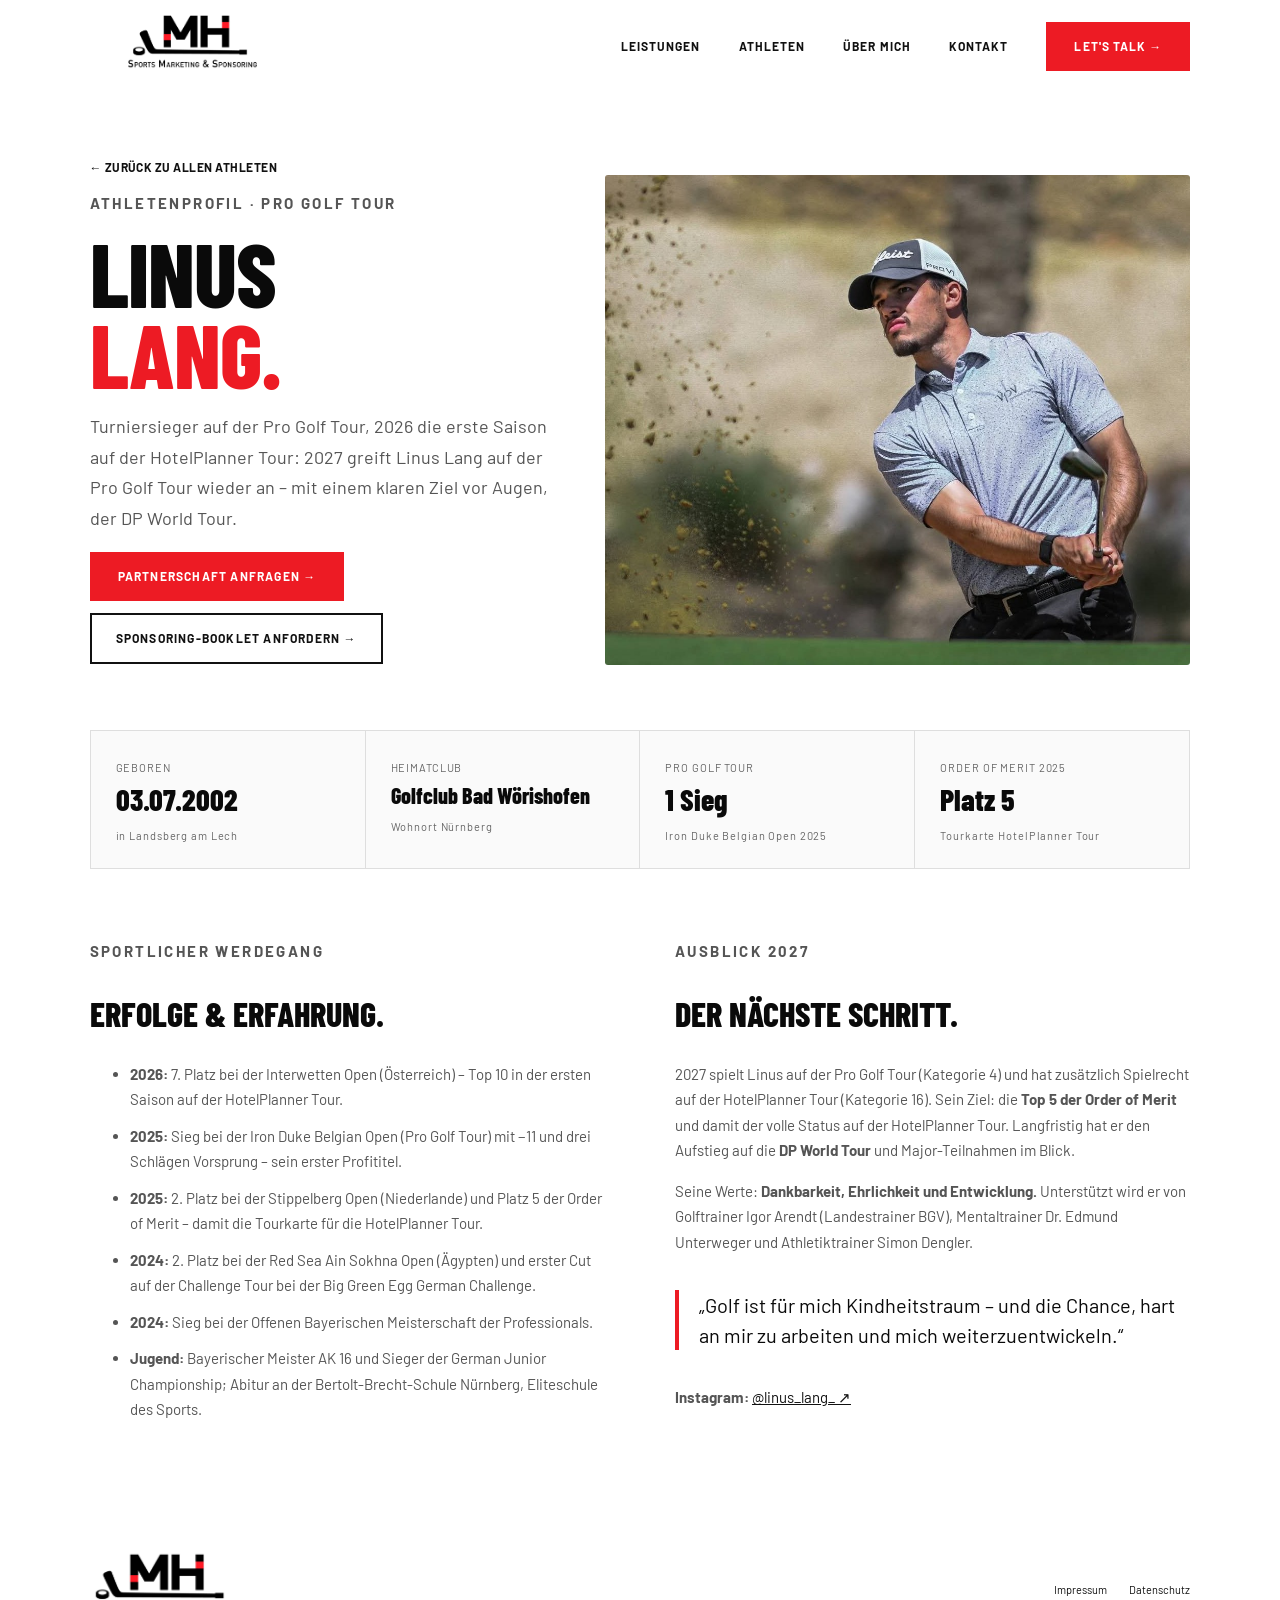
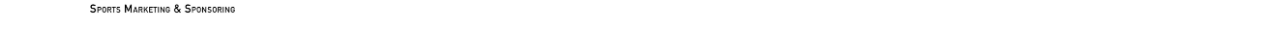
<file: linus-lang.html>
<!doctype html>
<html lang="de">
<head>
<meta charset="utf-8">
<meta name="viewport" content="width=device-width,initial-scale=1">
<title>Linus Lang – Profigolfer, Pro Golf Tour | MH Sports</title>
<meta name="description" content="Linus Lang – Turniersieger auf der Pro Golf Tour, 2026 HotelPlanner Tour, Ziel DP World Tour: Erfolge, Werdegang und Ziele 2027.">
<link rel="canonical" href="https://www.mh-sportsmarketing.de/linus-lang.html">
<link rel="icon" href="assets/favicon.svg" type="image/svg+xml">
<link rel="apple-touch-icon" href="assets/mh-logo.jpg">
<meta name="theme-color" content="#ed1b24">
<meta property="og:type" content="profile">
<meta property="og:locale" content="de_DE">
<meta property="og:site_name" content="MH Sports Marketing &amp; Sponsoring">
<meta property="og:title" content="Linus Lang – Profigolfer, Pro Golf Tour | MH Sports">
<meta property="og:description" content="Linus Lang – Turniersieger auf der Pro Golf Tour, 2026 HotelPlanner Tour, Ziel DP World Tour: Erfolge, Werdegang und Ziele 2027.">
<meta property="og:url" content="https://www.mh-sportsmarketing.de/linus-lang.html">
<meta property="og:image" content="https://www.mh-sportsmarketing.de/assets/linus-lang.jpg">
<meta name="twitter:card" content="summary_large_image">
<link rel="preload" href="assets/fonts/barlow-latin-400-normal.woff2" as="font" type="font/woff2" crossorigin>
<link rel="preload" href="assets/fonts/barlow-condensed-latin-800-normal.woff2" as="font" type="font/woff2" crossorigin>
<link rel="stylesheet" href="style.css">
<script type="application/ld+json">
{
 "@context": "https://schema.org",
 "@type": "ProfilePage",
 "mainEntity": {
  "@type": "Person",
  "name": "Linus Lang",
  "birthDate": "2002-07-03",
  "birthPlace": "Landsberg am Lech",
  "jobTitle": "Profigolfer",
  "image": "https://www.mh-sportsmarketing.de/assets/linus-lang.jpg",
  "sameAs": [
   "https://www.instagram.com/linus_lang_/"
  ],
  "memberOf": {
   "@type": "SportsOrganization",
   "name": "Golfclub Bad Wörishofen"
  }
 },
 "url": "https://www.mh-sportsmarketing.de/linus-lang.html"
}
</script>
</head>
<body>
<header class="topbar">
 <a href="index.html#top" class="brand"><img src="assets/mh-logo.jpg" alt="MH Sports Marketing &amp; Sponsoring – zur Startseite" width="1194" height="666"></a>
 <nav id="hauptmenue" aria-label="Hauptmenü"><a href="index.html#leistungen">LEISTUNGEN</a><a href="index.html#athleten">ATHLETEN</a><a href="index.html#ueber">ÜBER MICH</a><a href="index.html#kontakt">KONTAKT</a></nav>
 <a class="topcta" href="index.html#kontakt">LET'S TALK →</a>
 <button class="menu-toggle" type="button" aria-expanded="false" aria-controls="hauptmenue" aria-label="Menü öffnen"><span></span><span></span><span></span></button>
</header>
<main class="profile wrap"><a class="back-link" href="index.html#athleten">← ZURÜCK ZU ALLEN ATHLETEN</a>
<section class="profile-top"><div><p class="eyebrow">ATHLETENPROFIL · PRO GOLF TOUR</p><h1>LINUS<br><span>LANG.</span></h1><p class="intro">Turniersieger auf der Pro Golf Tour, 2026 die erste Saison auf der HotelPlanner Tour: 2027 greift Linus Lang auf der Pro Golf Tour wieder an – mit einem klaren Ziel vor Augen, der DP World Tour.</p><div class="profile-ctas"><a class="cta" href="index.html#kontakt">PARTNERSCHAFT ANFRAGEN →</a><a class="cta-secondary" href="mailto:heffner@mh-sportsmarketing.de?subject=Sponsoring-Booklet%20Linus%20Lang%20anfordern&body=Hallo%20Herr%20Heffner%2C%0A%0Abitte%20senden%20Sie%20mir%20das%20Sponsoring-Booklet%20von%20Linus%20Lang%20zu.%0A%0AUnternehmen%3A%0AAnsprechpartner%3A%0ATelefon%3A%0A%0AViele%20Gr%C3%BC%C3%9Fe">SPONSORING-BOOKLET ANFORDERN →</a></div></div><img class="pos-linus" src="assets/linus-lang.jpg" alt="Linus Lang beim Schlag aus dem Bunker – Originalaufnahme aus seinem Sponsoring-Booklet" width="1288" height="960"></section>
<div class="profile-facts"><div><small>GEBOREN</small><strong>03.07.2002</strong><small>in Landsberg am Lech</small></div><div><small>HEIMATCLUB</small><strong class="fact-long">Golfclub Bad Wörishofen</strong><small>Wohnort Nürnberg</small></div><div><small>PRO GOLF TOUR</small><strong>1 Sieg</strong><small>Iron Duke Belgian Open 2025</small></div><div><small>ORDER OF MERIT 2025</small><strong>Platz 5</strong><small>Tourkarte HotelPlanner Tour</small></div></div>
<div class="profile-cols"><section><p class="eyebrow">SPORTLICHER WERDEGANG</p><h2>ERFOLGE &amp; ERFAHRUNG.</h2><ul><li><strong>2026:</strong> 7. Platz bei der Interwetten Open (Österreich) – Top 10 in der ersten Saison auf der HotelPlanner Tour.</li><li><strong>2025:</strong> Sieg bei der Iron Duke Belgian Open (Pro Golf Tour) mit −11 und drei Schlägen Vorsprung – sein erster Profititel.</li><li><strong>2025:</strong> 2. Platz bei der Stippelberg Open (Niederlande) und Platz 5 der Order of Merit – damit die Tourkarte für die HotelPlanner Tour.</li><li><strong>2024:</strong> 2. Platz bei der Red Sea Ain Sokhna Open (Ägypten) und erster Cut auf der Challenge Tour bei der Big Green Egg German Challenge.</li><li><strong>2024:</strong> Sieg bei der Offenen Bayerischen Meisterschaft der Professionals.</li><li><strong>Jugend:</strong> Bayerischer Meister AK 16 und Sieger der German Junior Championship; Abitur an der Bertolt-Brecht-Schule Nürnberg, Eliteschule des Sports.</li></ul></section><section><p class="eyebrow">AUSBLICK 2027</p><h2>DER NÄCHSTE SCHRITT.</h2><p>2027 spielt Linus auf der Pro Golf Tour (Kategorie 4) und hat zusätzlich Spielrecht auf der HotelPlanner Tour (Kategorie 16). Sein Ziel: die <strong>Top 5 der Order of Merit</strong> und damit der volle Status auf der HotelPlanner Tour. Langfristig hat er den Aufstieg auf die <strong>DP World Tour</strong> und Major-Teilnahmen im Blick.</p><p>Seine Werte: <strong>Dankbarkeit, Ehrlichkeit und Entwicklung.</strong> Unterstützt wird er von Golftrainer Igor Arendt (Landestrainer BGV), Mentaltrainer Dr. Edmund Unterweger und Athletiktrainer Simon Dengler.</p><blockquote>„Golf ist für mich Kindheitstraum – und die Chance, hart an mir zu arbeiten und mich weiterzuentwickeln.“</blockquote><p class="social"><strong>Instagram:</strong> <a href="https://www.instagram.com/linus_lang_/" target="_blank" rel="noopener noreferrer">@linus_lang_ ↗</a></p></section></div></main>
<footer class="wrap"><img src="assets/mh-logo.jpg" alt="MH Sports Marketing &amp; Sponsoring" width="1194" height="666"><div><a href="impressum.html">Impressum</a><a href="datenschutz.html">Datenschutz</a></div></footer>
<script src="script.js"></script>
</body>
</html>
</file>
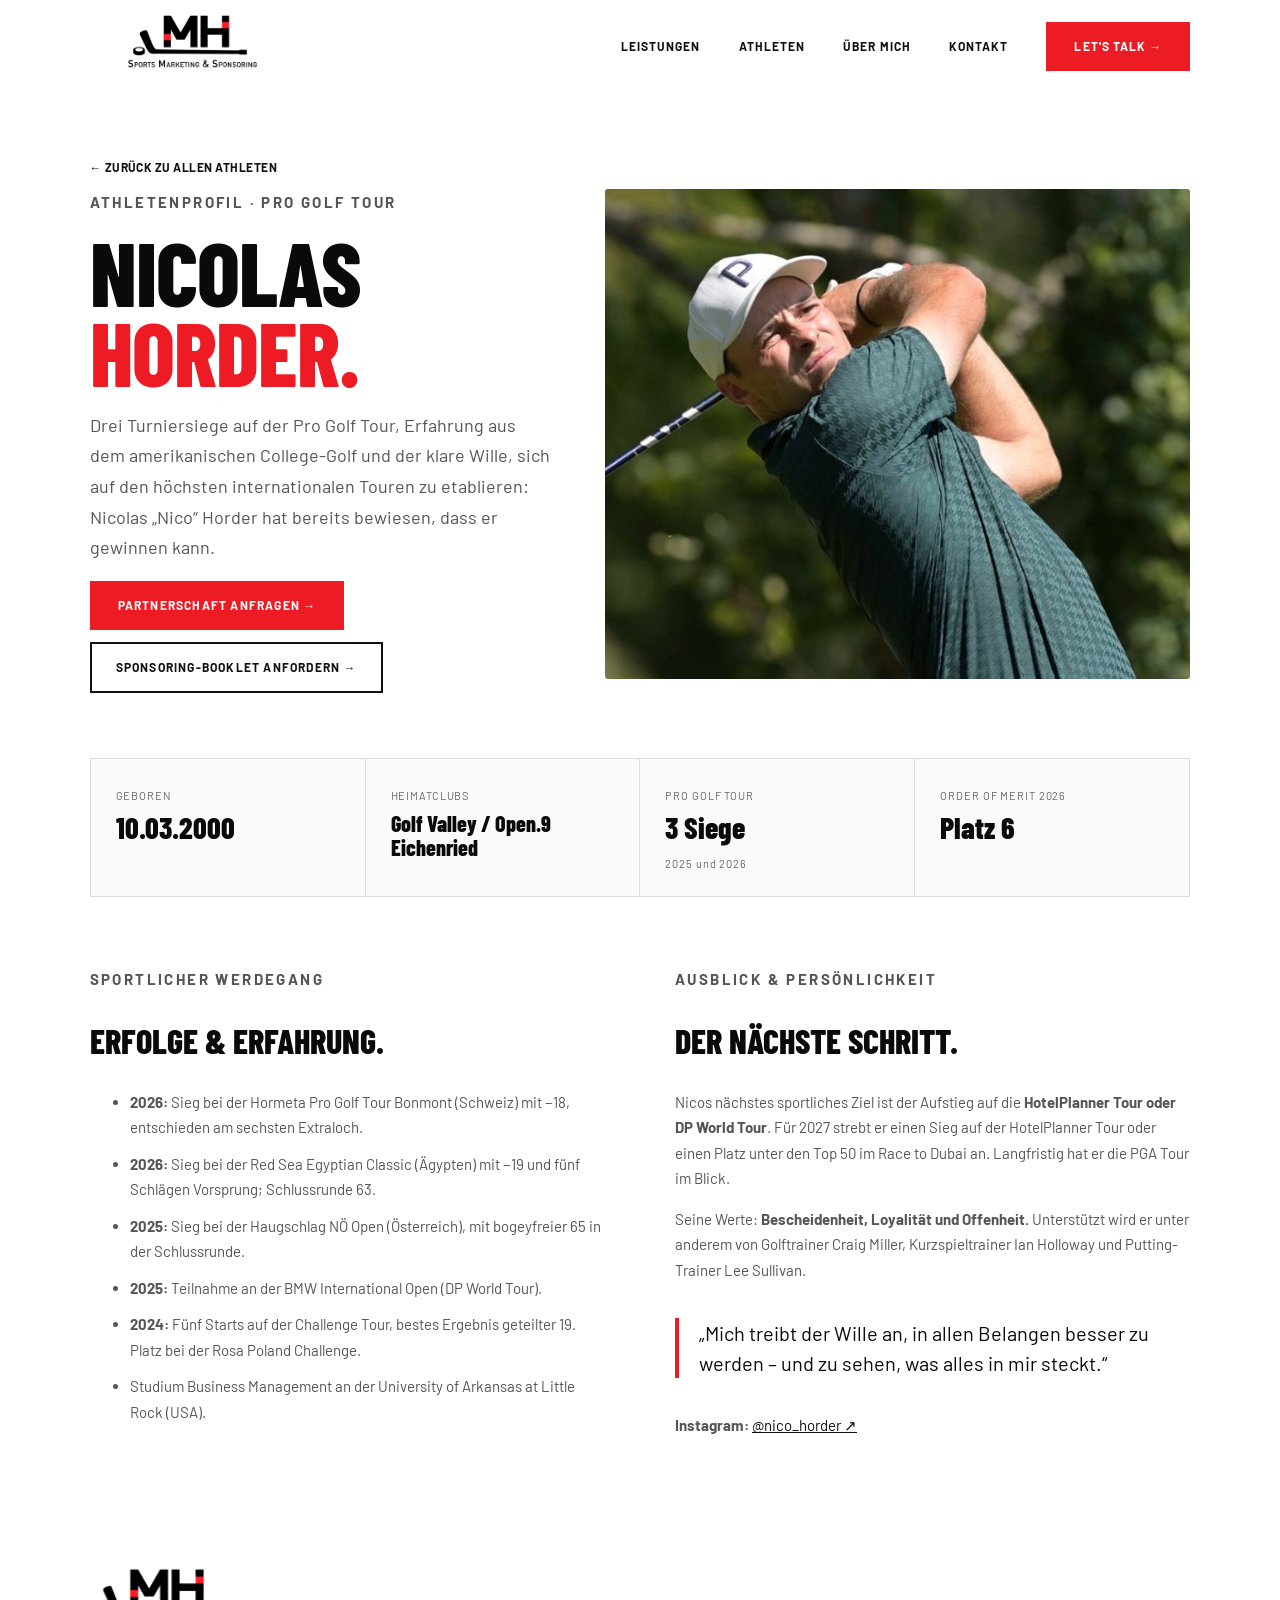
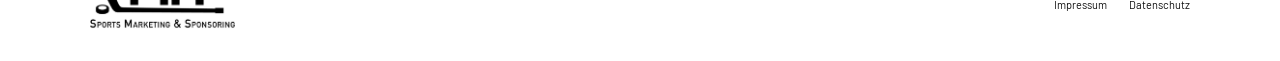
<file: nicolas-horder.html>
<!doctype html>
<html lang="de">
<head>
<meta charset="utf-8">
<meta name="viewport" content="width=device-width,initial-scale=1">
<title>Nicolas „Nico“ Horder – Profigolfer, Pro Golf Tour | MH Sports</title>
<meta name="description" content="Nicolas „Nico“ Horder – dreifacher Pro-Golf-Tour-Sieger, Erfolge, sportlicher Werdegang und Ziele 2027.">
<link rel="canonical" href="https://www.mh-sportsmarketing.de/nicolas-horder.html">
<link rel="icon" href="assets/favicon.svg" type="image/svg+xml">
<link rel="apple-touch-icon" href="assets/mh-logo.jpg">
<meta name="theme-color" content="#ed1b24">
<meta property="og:type" content="profile">
<meta property="og:locale" content="de_DE">
<meta property="og:site_name" content="MH Sports Marketing &amp; Sponsoring">
<meta property="og:title" content="Nicolas „Nico“ Horder – Profigolfer, Pro Golf Tour | MH Sports">
<meta property="og:description" content="Nicolas „Nico“ Horder – dreifacher Pro-Golf-Tour-Sieger, Erfolge, sportlicher Werdegang und Ziele 2027.">
<meta property="og:url" content="https://www.mh-sportsmarketing.de/nicolas-horder.html">
<meta property="og:image" content="https://www.mh-sportsmarketing.de/assets/nicolas-horder.jpg">
<meta name="twitter:card" content="summary_large_image">
<link rel="preload" href="assets/fonts/barlow-latin-400-normal.woff2" as="font" type="font/woff2" crossorigin>
<link rel="preload" href="assets/fonts/barlow-condensed-latin-800-normal.woff2" as="font" type="font/woff2" crossorigin>
<link rel="stylesheet" href="style.css">
<script type="application/ld+json">
{
 "@context": "https://schema.org",
 "@type": "ProfilePage",
 "mainEntity": {
  "@type": "Person",
  "name": "Nicolas Horder",
  "alternateName": "Nico Horder",
  "birthDate": "2000-03-10",
  "jobTitle": "Profigolfer",
  "image": "https://www.mh-sportsmarketing.de/assets/nicolas-horder.jpg",
  "sameAs": [
   "https://www.instagram.com/nico_horder/"
  ],
  "alumniOf": {
   "@type": "CollegeOrUniversity",
   "name": "University of Arkansas at Little Rock"
  }
 },
 "url": "https://www.mh-sportsmarketing.de/nicolas-horder.html"
}
</script>
</head>
<body>
<header class="topbar">
 <a href="index.html#top" class="brand"><img src="assets/mh-logo.jpg" alt="MH Sports Marketing &amp; Sponsoring – zur Startseite" width="1194" height="666"></a>
 <nav id="hauptmenue" aria-label="Hauptmenü"><a href="index.html#leistungen">LEISTUNGEN</a><a href="index.html#athleten">ATHLETEN</a><a href="index.html#ueber">ÜBER MICH</a><a href="index.html#kontakt">KONTAKT</a></nav>
 <a class="topcta" href="index.html#kontakt">LET'S TALK →</a>
 <button class="menu-toggle" type="button" aria-expanded="false" aria-controls="hauptmenue" aria-label="Menü öffnen"><span></span><span></span><span></span></button>
</header>
<main class="profile wrap"><a class="back-link" href="index.html#athleten">← ZURÜCK ZU ALLEN ATHLETEN</a>
<section class="profile-top"><div><p class="eyebrow">ATHLETENPROFIL · PRO GOLF TOUR</p><h1>NICOLAS<br><span>HORDER.</span></h1><p class="intro">Drei Turniersiege auf der Pro Golf Tour, Erfahrung aus dem amerikanischen College-Golf und der klare Wille, sich auf den höchsten internationalen Touren zu etablieren: Nicolas „Nico“ Horder hat bereits bewiesen, dass er gewinnen kann.</p><div class="profile-ctas"><a class="cta" href="index.html#kontakt">PARTNERSCHAFT ANFRAGEN →</a><a class="cta-secondary" href="mailto:heffner@mh-sportsmarketing.de?subject=Sponsoring-Booklet%20Nicolas%20Horder%20anfordern&body=Hallo%20Herr%20Heffner%2C%0A%0Abitte%20senden%20Sie%20mir%20das%20Sponsoring-Booklet%20von%20Nicolas%20Horder%20zu.%0A%0AUnternehmen%3A%0AAnsprechpartner%3A%0ATelefon%3A%0A%0AViele%20Gr%C3%BC%C3%9Fe">SPONSORING-BOOKLET ANFORDERN →</a></div></div><img class="pos-nico" src="assets/nicolas-horder.jpg" alt="Nicolas Horder beim Golfschwung – Originalfoto aus seinem Sponsoring-Booklet" width="707" height="1071"></section>
<div class="profile-facts"><div><small>GEBOREN</small><strong>10.03.2000</strong></div><div><small>HEIMATCLUBS</small><strong class="fact-long">Golf Valley / Open.9 Eichenried</strong></div><div><small>PRO GOLF TOUR</small><strong>3 Siege</strong><small>2025 und 2026</small></div><div><small>ORDER OF MERIT 2026</small><strong>Platz 6</strong></div></div>
<div class="profile-cols"><section><p class="eyebrow">SPORTLICHER WERDEGANG</p><h2>ERFOLGE &amp; ERFAHRUNG.</h2><ul><li><strong>2026:</strong> Sieg bei der Hormeta Pro Golf Tour Bonmont (Schweiz) mit −18, entschieden am sechsten Extraloch.</li><li><strong>2026:</strong> Sieg bei der Red Sea Egyptian Classic (Ägypten) mit −19 und fünf Schlägen Vorsprung; Schlussrunde 63.</li><li><strong>2025:</strong> Sieg bei der Haugschlag NÖ Open (Österreich), mit bogeyfreier 65 in der Schlussrunde.</li><li><strong>2025:</strong> Teilnahme an der BMW International Open (DP World Tour).</li><li><strong>2024:</strong> Fünf Starts auf der Challenge Tour, bestes Ergebnis geteilter 19. Platz bei der Rosa Poland Challenge.</li><li>Studium Business Management an der University of Arkansas at Little Rock (USA).</li></ul></section><section><p class="eyebrow">AUSBLICK &amp; PERSÖNLICHKEIT</p><h2>DER NÄCHSTE SCHRITT.</h2><p>Nicos nächstes sportliches Ziel ist der Aufstieg auf die <strong>HotelPlanner Tour oder DP World Tour</strong>. Für 2027 strebt er einen Sieg auf der HotelPlanner Tour oder einen Platz unter den Top 50 im Race to Dubai an. Langfristig hat er die PGA Tour im Blick.</p><p>Seine Werte: <strong>Bescheidenheit, Loyalität und Offenheit.</strong> Unterstützt wird er unter anderem von Golftrainer Craig Miller, Kurzspieltrainer Ian Holloway und Putting-Trainer Lee Sullivan.</p><blockquote>„Mich treibt der Wille an, in allen Belangen besser zu werden – und zu sehen, was alles in mir steckt.“</blockquote><p class="social"><strong>Instagram:</strong> <a href="https://www.instagram.com/nico_horder/" target="_blank" rel="noopener noreferrer">@nico_horder ↗</a></p></section></div></main>
<footer class="wrap"><img src="assets/mh-logo.jpg" alt="MH Sports Marketing &amp; Sponsoring" width="1194" height="666"><div><a href="impressum.html">Impressum</a><a href="datenschutz.html">Datenschutz</a></div></footer>
<script src="script.js"></script>
</body>
</html>
</file>
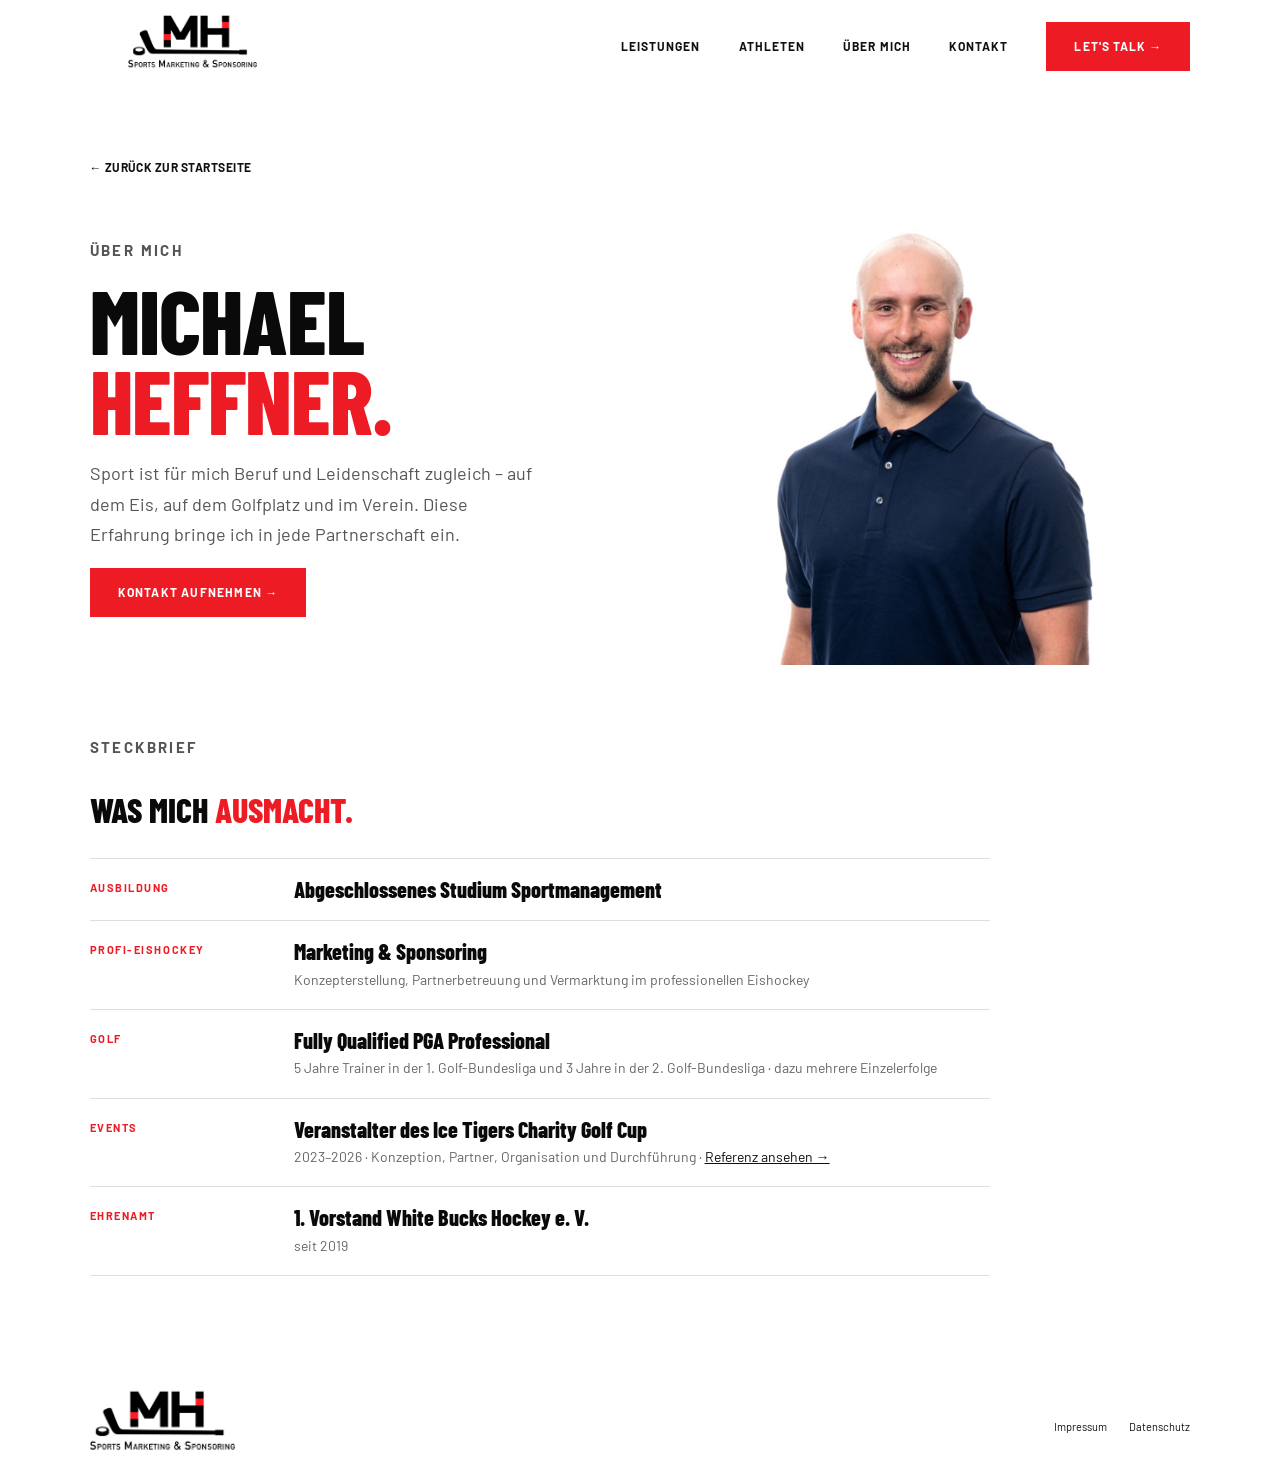
<file: ueber-mich.html>
<!doctype html>
<html lang="de">
<head>
<meta charset="utf-8">
<meta name="viewport" content="width=device-width,initial-scale=1">
<title>Über mich – Michael Heffner | MH Sports Marketing &amp; Sponsoring</title>
<meta name="description" content="Michael Heffner: Sportmanager, PGA Professional und Veranstalter – Erfahrung in Marketing und Sponsoring im Profi-Eishockey, im Golf und in der Vereinsarbeit.">
<link rel="canonical" href="https://www.mh-sportsmarketing.de/ueber-mich.html">
<link rel="icon" href="assets/favicon.svg" type="image/svg+xml">
<link rel="apple-touch-icon" href="assets/mh-logo.jpg">
<meta name="theme-color" content="#ed1b24">
<meta property="og:type" content="profile">
<meta property="og:locale" content="de_DE">
<meta property="og:site_name" content="MH Sports Marketing &amp; Sponsoring">
<meta property="og:title" content="Über mich – Michael Heffner | MH Sports Marketing &amp; Sponsoring">
<meta property="og:description" content="Michael Heffner: Sportmanager, PGA Professional und Veranstalter – Erfahrung in Marketing und Sponsoring im Profi-Eishockey, im Golf und in der Vereinsarbeit.">
<meta property="og:url" content="https://www.mh-sportsmarketing.de/ueber-mich.html">
<meta property="og:image" content="https://www.mh-sportsmarketing.de/assets/portrait-mh.jpg">
<meta name="twitter:card" content="summary_large_image">
<link rel="preload" href="assets/fonts/barlow-latin-400-normal.woff2" as="font" type="font/woff2" crossorigin>
<link rel="preload" href="assets/fonts/barlow-condensed-latin-800-normal.woff2" as="font" type="font/woff2" crossorigin>
<link rel="stylesheet" href="style.css">
<script type="application/ld+json">
{
 "@context": "https://schema.org",
 "@type": "ProfilePage",
 "mainEntity": {
  "@type": "Person",
  "name": "Michael Heffner",
  "jobTitle": "Inhaber, MH Sports Marketing & Sponsoring",
  "image": "https://www.mh-sportsmarketing.de/assets/portrait-mh.jpg",
  "worksFor": {
   "@id": "https://www.mh-sportsmarketing.de/#organisation"
  },
  "knowsAbout": [
   "Sportmanagement",
   "Sportsponsoring",
   "Sports Marketing",
   "Golf",
   "Eishockey",
   "Eventorganisation"
  ]
 },
 "url": "https://www.mh-sportsmarketing.de/ueber-mich.html"
}
</script>
</head>
<body>
<header class="topbar">
 <a href="index.html#top" class="brand"><img src="assets/mh-logo.jpg" alt="MH Sports Marketing &amp; Sponsoring – zur Startseite" width="1194" height="666"></a>
 <nav id="hauptmenue" aria-label="Hauptmenü"><a href="index.html#leistungen">LEISTUNGEN</a><a href="index.html#athleten">ATHLETEN</a><a href="index.html#ueber">ÜBER MICH</a><a href="index.html#kontakt">KONTAKT</a></nav>
 <a class="topcta" href="index.html#kontakt">LET'S TALK →</a>
 <button class="menu-toggle" type="button" aria-expanded="false" aria-controls="hauptmenue" aria-label="Menü öffnen"><span></span><span></span><span></span></button>
</header>
<main class="profile about-page wrap"><a class="back-link" href="index.html#ueber">← ZURÜCK ZUR STARTSEITE</a>
<section class="profile-top"><div><p class="eyebrow">ÜBER MICH</p><h1>MICHAEL<br><span>HEFFNER.</span></h1><p class="intro">Sport ist für mich Beruf und Leidenschaft zugleich – auf dem Eis, auf dem Golfplatz und im Verein. Diese Erfahrung bringe ich in jede Partnerschaft ein.</p><a class="cta" href="index.html#kontakt">KONTAKT AUFNEHMEN →</a></div><img class="portrait-profile" src="assets/portrait-mh.jpg" alt="Michael Heffner – Porträt" width="1536" height="2048"></section>
<section class="cv" aria-label="Steckbrief">
 <p class="eyebrow">STECKBRIEF</p><h2>WAS MICH <span>AUSMACHT.</span></h2>
 <dl class="cv-list">
  <div><dt>Ausbildung</dt><dd><strong>Abgeschlossenes Studium Sportmanagement</strong></dd></div>
  <div><dt>Profi-Eishockey</dt><dd><strong>Marketing &amp; Sponsoring</strong><span>Konzepterstellung, Partnerbetreuung und Vermarktung im professionellen Eishockey</span></dd></div>
  <div><dt>Golf</dt><dd><strong>Fully Qualified PGA Professional</strong><span>5 Jahre Trainer in der 1. Golf-Bundesliga und 3 Jahre in der 2. Golf-Bundesliga · dazu mehrere Einzelerfolge</span></dd></div>
  <div><dt>Events</dt><dd><strong>Veranstalter des Ice Tigers Charity Golf Cup</strong><span>2023–2026 · Konzeption, Partner, Organisation und Durchführung · <a href="ice-tigers-charity-golf-cup.html">Referenz ansehen →</a></span></dd></div>
  <div><dt>Ehrenamt</dt><dd><strong>1. Vorstand White Bucks Hockey e. V.</strong><span>seit 2019</span></dd></div>
 </dl>
</section>
</main>
<footer class="wrap"><img src="assets/mh-logo.jpg" alt="MH Sports Marketing &amp; Sponsoring" width="1194" height="666"><div><a href="impressum.html">Impressum</a><a href="datenschutz.html">Datenschutz</a></div></footer>
<script src="script.js"></script>
</body>
</html>
</file>
<file: style.css>
/* =========================================================
   MH Sports Marketing & Sponsoring – Stylesheet (V12)
   Konsolidierte Fassung: ersetzt die Versionsstände V1–V11.
   ========================================================= */

/* ---------- Schriften (lokal gehostet, keine Drittanbieter) ---------- */
@font-face{font-family:"Barlow";src:url("assets/fonts/barlow-latin-400-normal.woff2") format("woff2");font-weight:400;font-style:normal;font-display:swap}
@font-face{font-family:"Barlow";src:url("assets/fonts/barlow-latin-500-normal.woff2") format("woff2");font-weight:500;font-style:normal;font-display:swap}
@font-face{font-family:"Barlow";src:url("assets/fonts/barlow-latin-700-normal.woff2") format("woff2");font-weight:700 900;font-style:normal;font-display:swap}
@font-face{font-family:"Barlow Condensed";src:url("assets/fonts/barlow-condensed-latin-600-normal.woff2") format("woff2");font-weight:600;font-style:normal;font-display:swap}
@font-face{font-family:"Barlow Condensed";src:url("assets/fonts/barlow-condensed-latin-700-normal.woff2") format("woff2");font-weight:700;font-style:normal;font-display:swap}
@font-face{font-family:"Barlow Condensed";src:url("assets/fonts/barlow-condensed-latin-800-normal.woff2") format("woff2");font-weight:800 900;font-style:normal;font-display:swap}

/* ---------- Grundlagen ---------- */
:root{
  --red:#ed1b24;--ink:#0a0a0a;--muted:#626262;--soft:#f5f5f3;--line:#dedede;
  --font-body:"Barlow",Arial,Helvetica,sans-serif;
  --font-display:"Barlow Condensed","Arial Narrow",Arial,sans-serif;
}
*{box-sizing:border-box}
html{scroll-behavior:smooth}
body{margin:0;font-family:var(--font-body);color:var(--ink);background:#fff;-webkit-font-smoothing:antialiased}
h1,h2,h3{font-family:var(--font-display);font-weight:800}
img{max-width:100%}
a:focus-visible,button:focus-visible{outline:2px solid var(--red);outline-offset:3px}
.wrap{width:min(1180px,86%);margin:auto}

/* ---------- Kopfzeile & Navigation ---------- */
.topbar{height:92px;display:flex;align-items:center;padding:8px 7%;gap:38px;background:#fff;position:relative;z-index:10}
.brand{width:205px}
.brand img{width:100%;height:72px;object-fit:contain}
.topbar nav{margin-left:auto;display:flex;gap:38px}
.topbar a{text-decoration:none;color:#111;font-size:12px;font-weight:700;letter-spacing:.09em}
.topbar nav a:hover{color:var(--red)}
.menu-toggle{display:none}

.topcta,.cta{background:var(--red);color:#fff!important;padding:17px 28px!important;display:inline-block;text-decoration:none;font-size:12px;font-weight:700;letter-spacing:.1em}
.topcta:hover,.cta:hover{background:#c8141c}

/* ---------- Kleine Labels ---------- */
.services b,.eyebrow,.n{font-size:11px;color:var(--red);font-weight:700;letter-spacing:.16em}

/* Rote Akzentwörter in Überschriften */
.hero-intro h1 span,.athletes h2 span,.about h2 span,.contact h2 span,.section-head h2 span,.profile h1 span{color:var(--red)}

/* ---------- Hero ---------- */
.hero{position:relative;overflow:hidden;background:#101010;line-height:0}
.hero-art{display:block;width:100%;height:auto;object-fit:contain}
.hero-intro{display:grid;grid-template-columns:1.15fr 1fr;align-items:center;gap:65px;padding-top:56px;padding-bottom:55px;border-bottom:1px solid var(--line)}
.hero-intro h1{font-size:clamp(36px,3.8vw,58px);line-height:.98;letter-spacing:-.01em;margin:13px 0 12px}
.hero-intro .hero-emotion{color:#444;letter-spacing:.14em;font-size:12px;font-weight:700;margin:0}
.hero-intro>div:last-child p{font-size:16px;line-height:1.7;color:#555;margin:0 0 22px}

/* Hero-Text als echter, frei gestaltbarer Text über dem Bild */
.hero::after{content:"";position:absolute;inset:0;background:linear-gradient(90deg,rgba(0,0,0,.62) 0%,rgba(0,0,0,.42) 28%,rgba(0,0,0,0) 52%);pointer-events:none}
.hero-overlay{position:absolute;z-index:1;left:5%;top:50%;transform:translateY(-50%);width:min(36%,600px);color:#fff;line-height:normal}
.hero-title{font-family:var(--font-display);font-weight:800;font-size:clamp(34px,4.1vw,78px);line-height:.92;letter-spacing:0;margin:0 0 .45em;text-shadow:0 2px 18px rgba(0,0,0,.25)}
.hero-title span{color:var(--red)}
.hero-claim{font-size:clamp(10px,.78vw,14px);font-weight:500;letter-spacing:.32em;margin:0 0 1.4em;color:#f1f1f1}
.hero-copy{font-size:clamp(14px,1.08vw,19px);line-height:1.6;margin:0 0 1.6em;color:#eee;max-width:34em}

/* ---------- Leistungen ---------- */
.services{display:grid;grid-template-columns:repeat(3,1fr);padding-top:55px;padding-bottom:58px}
.services article{padding:0 38px;border-left:1px solid var(--line)}
.services article:first-child{padding-left:0;border:0}
.services article:last-child{padding-right:0}
.services h2{font-size:22px;letter-spacing:.03em;margin:12px 0 16px}
.services p{font-size:14px;line-height:1.6;color:#555;margin:0 0 10px}

/* ---------- Große Abschnittsüberschriften ---------- */
.goals h2,.athletes h2,.about h2,.contact h2,.section-head h2{font-size:56px;line-height:.95;letter-spacing:-.01em;margin:14px 0 20px}

/* ---------- Ziele ---------- */
.goals{background:#0a0a0a;color:#fff;padding:85px 0}
.goals-grid{display:grid;grid-template-columns:.8fr 1.5fr;gap:90px}
.goals .intro{color:#bbb;line-height:1.6}
.goal-content>p{font-size:17px;line-height:1.7;color:#d0d0d0;margin-top:0}
.goal-tags{display:flex;flex-wrap:wrap;gap:8px;margin:28px 0}
.goal-tags span{border:1px solid #383838;padding:10px 12px;font-size:10px;font-weight:700;letter-spacing:.08em}
.goal-links{display:flex;flex-wrap:wrap;gap:22px}
.goal-links a{color:#fff;text-decoration:none;font-size:11px;font-weight:700;letter-spacing:.08em;border-bottom:2px solid var(--red);padding-bottom:7px}

/* ---------- Sponsoring in Zahlen ---------- */
.evidence{padding-top:54px;padding-bottom:54px}
.section-head{display:grid;grid-template-columns:1fr 1.1fr;column-gap:70px;align-items:end;margin-bottom:23px}
.section-head .eyebrow{grid-column:1/-1}
.evidence .section-head h2{font-size:clamp(28px,2.8vw,38px);line-height:1.05;margin-bottom:0}
.section-head>p:last-child{color:#666;line-height:1.6;font-size:13px}
.evidence-grid{display:grid;grid-template-columns:repeat(3,1fr);border-top:1px solid var(--line);border-bottom:1px solid var(--line)}
.evidence-grid article{padding:21px 23px;border-left:1px solid var(--line)}
.evidence-grid article:first-child{border-left:0}
.evidence h3{font-size:15px;line-height:1.3;letter-spacing:.02em}
.metric{padding:12px 0;border-top:1px solid #eee}
.metric strong{display:block;font-family:var(--font-display);font-weight:800;color:#252525;font-size:26px;letter-spacing:0}
.metric span{display:block;font-size:12px;line-height:1.45;margin:5px 0;color:#444}
.metric small{font-size:10px;color:#888}
.source-note{font-size:10px;line-height:1.5;color:#888;margin-top:18px}

/* ---------- Athleten ---------- */
.athletes{background:var(--soft);padding:70px 0}
.athletes .lead{max-width:720px;color:#555;line-height:1.65}
.athlete-preview-note{font-size:11px;line-height:1.6;color:#777;margin-top:20px;max-width:960px}
.athlete-grid{display:grid;grid-template-columns:repeat(5,minmax(0,1fr));gap:13px;align-items:stretch;margin-top:45px}
.athlete-card{background:#fff;box-shadow:0 5px 22px rgba(0,0,0,.045);border-radius:4px;overflow:hidden}
.athlete-photo{height:165px;position:relative;overflow:hidden;background:#ddd}
.athlete-photo img{width:100%;height:100%;object-fit:cover;display:block}
.athlete-photo span{position:absolute;bottom:8px;left:8px;background:rgba(0,0,0,.7);color:#fff;font-size:9px;font-weight:700;letter-spacing:.08em;padding:5px 7px}
.athlete-featured .athlete-photo span{background:var(--red)}
.athlete-detail{padding:17px 15px 19px;display:flex;flex-direction:column;min-height:270px}
.athlete-detail .athlete-sport{font-size:11px;color:var(--red);letter-spacing:.12em;font-weight:700;margin:0 0 10px}
.athlete-detail h3{font-size:22px;line-height:1.08;letter-spacing:0;margin:0 0 14px}
.athlete-detail>p:not(.athlete-sport){font-size:12px;line-height:1.6;color:#555;margin:0 0 22px}
.athlete-detail a{font-size:11px;font-weight:700;letter-spacing:.06em;color:#111;text-decoration:none;border-bottom:2px solid var(--red);padding-bottom:6px;margin-top:auto;align-self:flex-start}

/* ---------- Über mich ---------- */
.about{padding-top:95px;padding-bottom:95px;display:grid;grid-template-columns:.9fr 1.25fr;gap:80px;align-items:center}
.about-copy p:not(.eyebrow):not(.principles){font-size:15px;line-height:1.7;color:#555}
.principles{font-size:12px;font-weight:700;letter-spacing:.12em;margin-top:30px}
.about-images{display:grid;grid-template-columns:minmax(0,1.55fr) minmax(0,.75fr);gap:12px;height:485px;align-items:stretch}
.about-images img{display:block;width:100%;height:100%;min-height:0;min-width:0;object-fit:cover}
.about-images .hockey-me{object-position:69% center}
.about-small-photos{display:grid;grid-template-rows:165px minmax(0,1fr);gap:12px;height:100%;min-height:0;min-width:0;overflow:hidden}
.about-small-photos .golf-me{object-position:57% center}
.about-small-photos .portrait-me{object-position:center 18%}

/* ---------- Kontakt ---------- */
.contact{background:#090909;color:#fff;padding:90px 0}
.contact-grid{display:grid;grid-template-columns:.8fr 1.2fr;gap:90px}
.contact-grid>div:last-child{max-width:610px}
.contact p{color:#cfcfcf;line-height:1.65}
.contact a:not(.cta){display:block;color:#fff;text-decoration:none;margin:12px 0;font-size:19px}
.contact .cta{margin-top:20px}

/* ---------- Fußzeile ---------- */
footer{display:flex;justify-content:space-between;align-items:center;padding-top:18px;padding-bottom:18px}
footer img{width:145px}
footer a{font-size:11px;color:#111;text-decoration:none;margin-left:22px}
footer a:hover{color:var(--red)}

/* ---------- Athletenprofil-Seiten ---------- */
.profile{padding:64px 0 90px}
.back-link{color:#111;text-decoration:none;font-size:12px;font-weight:700;letter-spacing:.04em}
.back-link:hover{color:var(--red)}
.profile-top{display:grid;grid-template-columns:.88fr 1.12fr;gap:55px;align-items:center}
.profile-top img{width:100%;height:490px;object-fit:cover;border-radius:3px}
.profile h1{font-size:clamp(56px,7vw,100px);line-height:.9;letter-spacing:-.01em;margin:15px 0}
.profile .intro{font-size:18px;line-height:1.7;color:#555}
.profile-facts{display:grid;grid-template-columns:repeat(4,1fr);gap:1px;background:var(--line);margin:65px 0 55px;border:1px solid var(--line)}
.profile-facts div{background:#fafafa;padding:25px}
.profile-facts strong{display:block;font-family:var(--font-display);font-weight:800;font-size:30px;line-height:1.1;margin:8px 0}
.profile-facts strong.fact-long{font-size:22px}
.profile-facts small{font-size:11px;letter-spacing:.08em;color:#666}
.profile-cols{display:grid;grid-template-columns:1fr 1fr;gap:70px}
.profile h2{font-size:34px;letter-spacing:0}
.profile p,.profile li{line-height:1.7;color:#555;font-size:15px}
.profile li{margin:11px 0}
.profile blockquote{border-left:4px solid var(--red);padding-left:20px;margin:35px 0;font-size:20px;line-height:1.5}
.profile .social a{color:#111}

/* ---------- Rechtliche Seiten ---------- */
.legal{padding:70px 0 110px;max-width:760px}
.legal h1{font-size:56px;letter-spacing:-.01em;margin:12px 0 28px}
.legal p{line-height:1.7;color:#333}
.legal a{color:#111}

/* =========================================================
   Responsive
   ========================================================= */
@media(max-width:1100px){
  .athlete-grid{grid-template-columns:repeat(3,minmax(0,1fr))}
  .athlete-detail{min-height:225px}
}

@media(max-width:900px){
  .wrap{width:88%}
  .topbar{height:72px;padding:5px 6%;gap:14px}
  .brand{width:140px}
  .brand img{height:58px}
  .topcta{margin-left:auto;padding:14px 18px!important}

  /* Mobiles Menü */
  .menu-toggle{display:flex;flex-direction:column;justify-content:center;gap:5px;width:44px;height:44px;padding:11px;background:none;border:0;cursor:pointer}
  .menu-toggle span{display:block;height:2px;width:100%;background:#111;transition:transform .2s,opacity .2s}
  .menu-toggle[aria-expanded="true"] span:nth-child(1){transform:translateY(7px) rotate(45deg)}
  .menu-toggle[aria-expanded="true"] span:nth-child(2){opacity:0}
  .menu-toggle[aria-expanded="true"] span:nth-child(3){transform:translateY(-7px) rotate(-45deg)}
  .topbar nav{display:none;position:absolute;top:100%;left:0;right:0;flex-direction:column;gap:0;margin:0;background:#fff;border-top:1px solid var(--line);box-shadow:0 12px 24px rgba(0,0,0,.08)}
  .topbar nav.is-open{display:flex}
  .topbar nav a{padding:18px 6%;border-bottom:1px solid #eee;font-size:13px}

  .hero::after{display:none}
  .hero-overlay{position:static;transform:none;width:auto;padding:30px 6% 36px;background:#101010}
  .hero-title{font-size:42px}
  .hero-claim{font-size:10px;letter-spacing:.24em}
  .hero-copy{font-size:15px}

  .services,.evidence-grid,.athlete-grid,.about,.contact-grid,.goals-grid,.hero-intro{grid-template-columns:1fr}
  .hero-intro{gap:18px;padding-top:36px;padding-bottom:36px}
  .hero-intro h1{font-size:40px}
  .hero-intro .hero-emotion{font-size:10px}
  .services article{padding:28px 0;border-left:0;border-top:1px solid var(--line)}
  .services article:first-child{border-top:0}
  .goals-grid,.about,.contact-grid{gap:40px}
  .goals h2,.athletes h2,.about h2,.contact h2,.section-head h2{font-size:44px}
  .evidence-grid article{border-left:0;border-top:1px solid var(--line);padding:24px 0}
  .evidence-grid article:first-child{border-top:0}
  .goal-links{flex-direction:column;align-items:flex-start}
  .athlete-grid{grid-template-columns:repeat(3,minmax(0,1fr))}
  .about-images{grid-template-columns:minmax(0,1.45fr) minmax(0,.8fr);height:420px}
  .about-small-photos{grid-template-rows:145px minmax(0,1fr)}
}

@media(max-width:800px){
  .profile-top,.profile-cols{grid-template-columns:1fr;gap:30px}
  .profile-top img{height:340px}
  .profile-facts{grid-template-columns:repeat(2,1fr);margin:40px 0}
}

@media(max-width:700px){
  .section-head{grid-template-columns:1fr}
  .athlete-grid{grid-template-columns:repeat(2,minmax(0,1fr))}
  .athlete-detail{min-height:240px}
}

@media(max-width:520px){
  .about-images{height:355px;gap:8px}
  .about-small-photos{gap:8px;grid-template-rows:120px minmax(0,1fr)}
  .legal h1{font-size:42px}
}

@media(max-width:480px){
  .athlete-grid{grid-template-columns:1fr}
  .athlete-photo{height:230px}
  .athlete-detail{min-height:0}
  .topcta{display:none}
  .menu-toggle{margin-left:auto}
}

@media(prefers-reduced-motion:reduce){
  html{scroll-behavior:auto}
  .menu-toggle span{transition:none}
}

/* ---------- Athleten-Platzhalter („Profil in Vorbereitung“) ---------- */
.athlete-grid>.athlete-pending{background:transparent;box-shadow:none;border:1px dashed #bdbdb8}
.athlete-pending .athlete-photo{background:#e8e8e5}
.athlete-pending .athlete-photo img{filter:grayscale(1) blur(3px);opacity:.28;transform:scale(1.08)}
.athlete-pending .athlete-photo span{top:50%;left:50%;bottom:auto;transform:translate(-50%,-50%);background:transparent;color:#777;border:1px dashed #9a9a96;white-space:nowrap}
.athlete-pending .athlete-sport{opacity:.7}
.athlete-pending h3{color:#555}
.athlete-pending .athlete-detail>p:not(.athlete-sport){color:#777}
.pending-label{margin-top:auto;align-self:flex-start;font-size:11px;font-weight:700;letter-spacing:.06em;color:#8a8a86;border-bottom:2px dashed #c9c9c5;padding-bottom:6px}

/* Bildausschnitt Nicolas Horder: Kopf sichtbar halten */
.athlete-photo img.pos-nico{object-position:50% 35%}
.profile-top img.pos-nico{object-position:50% 33%}

/* Datenschutz-Gliederung */
.legal h2{font-size:26px;letter-spacing:0;margin:40px 0 10px}
.legal h3{font-size:19px;letter-spacing:0;margin:26px 0 6px}
.legal ul{padding-left:20px;line-height:1.7;color:#333}
.legal .todo{background:#fff3b0;padding:1px 4px}

/* Zahlenbereich: 6 Karten in 2 Reihen */
.evidence-grid article:nth-child(3n+1){border-left:0}
.evidence-grid article:nth-child(n+4){border-top:1px solid var(--line)}
@media(max-width:900px){.evidence-grid article:nth-child(n+2){border-top:1px solid var(--line)}}

/* Ziel-Finder im Abschnitt „Was möchten Sie erreichen?“ */
.finder-intro{margin-top:18px;font-size:14px}
.goal-finder{margin-top:26px}
.finder-label{font-size:10px;font-weight:700;letter-spacing:.16em;color:#9a9a9a;margin:0 0 10px}
.finder-label span{color:#666;font-weight:500}
.goal-finder .goal-tags{margin:0 0 24px}
.goal-tag,.sport-tag{font-family:var(--font-body);background:transparent;color:#fff;border:1px solid #383838;padding:10px 12px;font-size:10px;font-weight:700;letter-spacing:.08em;cursor:pointer;transition:background .15s,border-color .15s,color .15s}
.goal-tag:hover,.sport-tag:hover{border-color:#8a8a8a}
.goal-tag[aria-pressed="true"],.sport-tag[aria-pressed="true"]{background:var(--red);border-color:var(--red);color:#fff}
.goal-tag[aria-pressed="true"]::before,.sport-tag[aria-pressed="true"]::before{content:"✓ "}
.finder-send{display:flex;flex-wrap:wrap;align-items:center;gap:14px 22px;margin:6px 0 26px}
.finder-status{margin:0;font-size:12px;color:#9a9a9a;max-width:330px;line-height:1.5}
@media(max-width:900px){.finder-send{flex-direction:column;align-items:flex-start}}
@media(prefers-reduced-motion:reduce){.goal-tag,.sport-tag{transition:none}}

/* Hervorgehobene Kernaussage im Abschnitt „Was möchten Sie erreichen?“ */
.goals .goal-claim{font-family:var(--font-display);font-weight:700;font-size:clamp(24px,2.1vw,32px);line-height:1.15;color:#fff;margin:22px 0 0;letter-spacing:0}
.goals .goal-claim strong{color:var(--red);font-weight:800}
@media(max-width:900px){.goals .goal-claim{font-size:26px}}

/* Kennzeichnung KI-generierter Bilder im Hero */
.hero-media{position:relative;line-height:0}
.ai-note{position:absolute;right:10px;bottom:10px;z-index:2;line-height:1;font-size:10px;font-weight:500;letter-spacing:.06em;color:#fff;background:rgba(0,0,0,.5);padding:5px 8px;border-radius:2px}
@media(max-width:520px){.ai-note{font-size:9px;right:6px;bottom:6px;padding:4px 6px}}

/* Leistungen: vier nebeneinander */
.services{grid-template-columns:repeat(4,1fr)}
.services article{padding:0 28px;border-left:1px solid var(--line)}
.services article:first-child{padding-left:0;border-left:0}
.services article:last-child{padding-right:0}
.service-link{display:inline-block;margin-top:8px;font-size:11px;font-weight:700;letter-spacing:.08em;color:#111;text-decoration:none;border-bottom:2px solid var(--red);padding-bottom:6px}
@media(max-width:1100px){
 .services{grid-template-columns:repeat(2,1fr)}
 .services article:nth-child(n){padding:28px 34px;border-left:1px solid var(--line)}
 .services article:nth-child(odd){padding-left:0;border-left:0}
 .services article:nth-child(even){padding-right:0}
 .services article:nth-child(-n+2){padding-top:0}
 .services article:nth-child(n+3){border-top:1px solid var(--line);padding-bottom:0}
}
@media(max-width:900px){.services{grid-template-columns:1fr}.services article:nth-child(n){padding:28px 0;border-left:0}.services article:nth-child(n+2){border-top:1px solid var(--line)}}

/* Referenz-Unterseite */
.reference .profile-facts small{font-family:var(--font-display);font-weight:800;font-size:26px;letter-spacing:0;color:var(--red)}
.reference .profile-facts strong{font-family:var(--font-body);font-weight:500;font-size:16px;color:#333}
.ref-gallery{display:grid;grid-template-columns:repeat(3,1fr);gap:12px;margin-top:10px}
.ref-gallery figure{margin:0;height:360px;overflow:hidden;border-radius:3px;background:#e8e8e5}
.ref-gallery figure.wide{grid-column:span 2}
.ref-gallery img{width:100%;height:100%;object-fit:cover;display:block}
.ref-gallery .photo-credit{grid-column:1/-1;margin:2px 0 0;font-size:11px;color:#888}
.ref-cta{margin-top:70px;padding:50px 0 0;border-top:1px solid var(--line);max-width:760px}
.ref-cta h2 span{color:var(--red)}
@media(max-width:800px){.ref-gallery{grid-template-columns:1fr}.ref-gallery figure.wide{grid-column:auto}.ref-gallery figure{height:260px}}

/* KI-Hinweis mittig unter dem gesamten Hero */
.ai-note{left:50%;right:auto;transform:translateX(-50%);white-space:nowrap}
@media(max-width:520px){.ai-note{right:auto}}

/* Bildausschnitt Linus Lang: Kopf auf Höhe der anderen Athleten */
.athlete-photo img.pos-linus{object-position:55% 30%}
.profile-top img.pos-linus{object-position:55% 30%}

/* Bildgrößen: Attribute nur für Seitenverhältnis, Darstellung per CSS */
img{height:auto}
/* Profil: zwei Buttons */
.profile-ctas{display:flex;flex-wrap:wrap;gap:12px;align-items:center}
.cta-secondary{display:inline-block;padding:16px 24px;border:2px solid #111;color:#111;text-decoration:none;font-size:12px;font-weight:700;letter-spacing:.1em}
.cta-secondary:hover{border-color:var(--red);color:var(--red)}
.contact a.contact-whatsapp{font-size:15px;color:#cfcfcf}
.contact a.contact-whatsapp:hover{color:#fff}

/* Athleten: drei Karten, breiter */
.athlete-grid{grid-template-columns:repeat(3,minmax(0,1fr));gap:18px}
.athlete-photo{height:230px}
.athlete-detail{min-height:230px}
@media(max-width:900px){.athlete-grid{grid-template-columns:repeat(2,minmax(0,1fr))}}
@media(max-width:600px){.athlete-grid{grid-template-columns:1fr}.athlete-detail{min-height:0}}

/* Link „Mehr über mich“ */
.about-link{margin-top:22px}

/* Über-mich-Unterseite */
.about-page .portrait-profile{object-position:center 15%}
.cv{margin-top:70px;max-width:900px}
.cv h2 span{color:var(--red)}
.cv-list{margin:26px 0 0;border-top:1px solid var(--line)}
.cv-list>div{display:grid;grid-template-columns:180px 1fr;gap:24px;padding:18px 0;border-bottom:1px solid var(--line)}
.cv-list dt{font-size:11px;font-weight:700;letter-spacing:.14em;text-transform:uppercase;color:var(--red);padding-top:4px}
.cv-list dd{margin:0}
.cv-list dd strong{display:block;font-family:var(--font-display);font-weight:800;font-size:22px;line-height:1.15;color:var(--ink)}
.cv-list dd span{display:block;margin-top:4px;font-size:14px;line-height:1.6;color:#666}
.cv-list a{color:#111}
@media(max-width:600px){.cv-list>div{grid-template-columns:1fr;gap:4px}}

/* Golf Cup: Auflagen klein und untereinander */
.cup-years{list-style:none;margin:20px 0 26px;padding:0;border-left:2px solid var(--red)}
.cup-years li{padding:5px 0 5px 14px;font-size:13px;color:#444;line-height:1.4}
.cup-years span{display:inline-block;min-width:46px;font-weight:700;color:var(--ink)}
.profile .cup-years li{margin:0;padding:4px 0 4px 14px;font-size:13px}
.athlete-detail{min-height:0}
.athlete-detail>p:not(.athlete-sport){font-size:13px}
</file>
